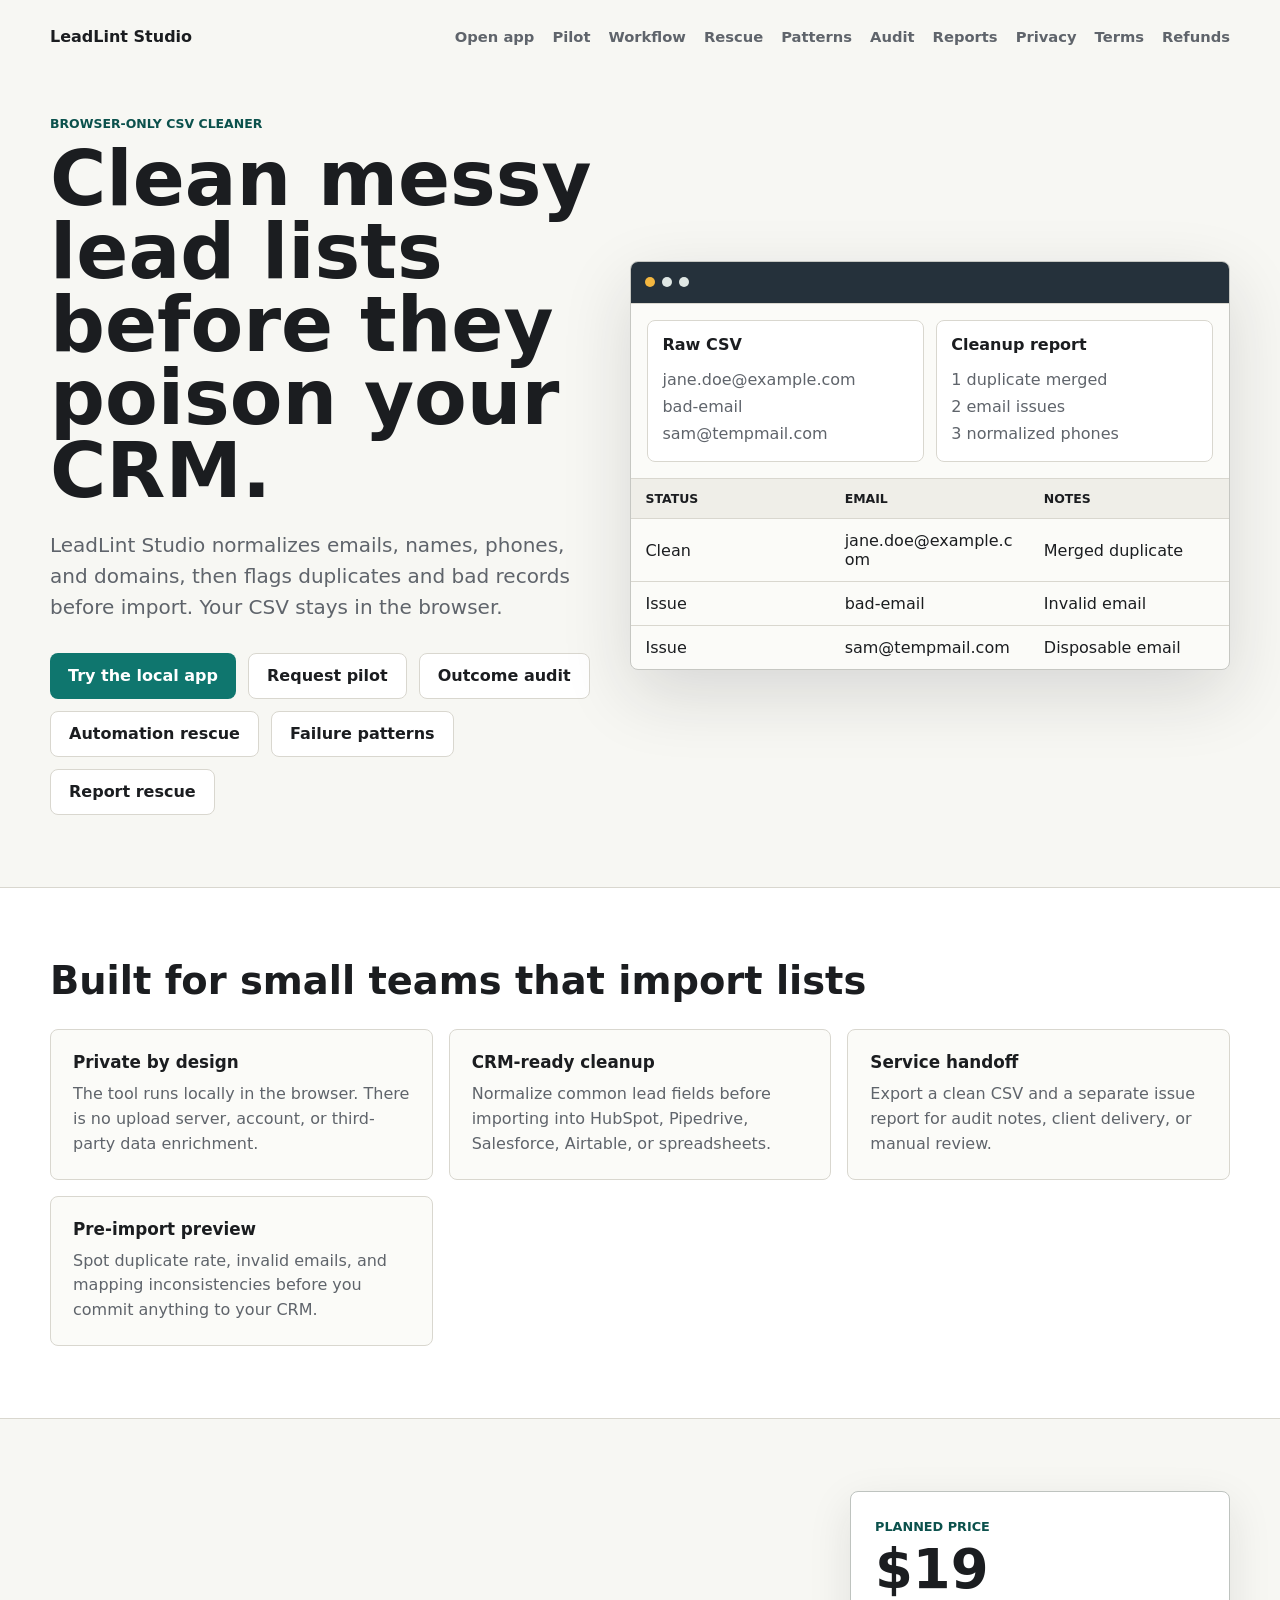
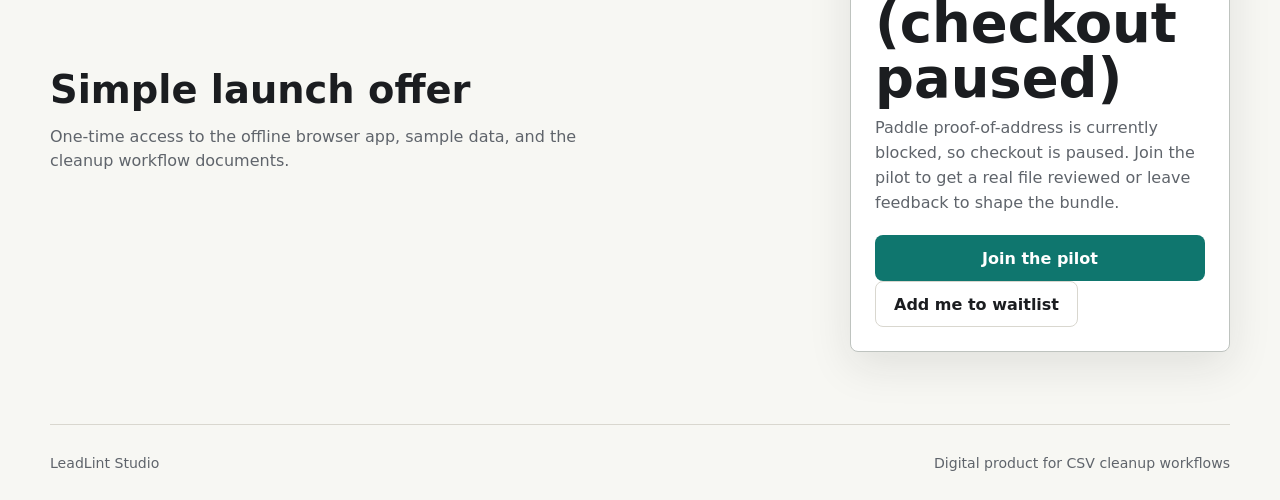
<file: index.html>
﻿<!doctype html>
<html lang="en">
  <head>
    <meta charset="utf-8">
    <meta name="viewport" content="width=device-width, initial-scale=1">
    <title>LeadLint Studio - CSV lead cleanup before CRM import</title>
    <link rel="stylesheet" href="product.css">
  </head>
  <body>
    <header class="site-header">
      <a class="brand" href="index.html">LeadLint Studio</a>
      <nav aria-label="Product">
        <a href="app.html">Open app</a>
        <a href="pilot.html">Pilot</a>
        <a href="workflow-cleanup.html">Workflow</a>
        <a href="reliability-rescue.html">Rescue</a>
        <a href="automation-failure-patterns.html">Patterns</a>
        <a href="outcome-audit.html">Audit</a>
        <a href="weekly-report-rescue.html">Reports</a>
        <a href="privacy.html">Privacy</a>
        <a href="terms.html">Terms</a>
        <a href="refund.html">Refunds</a>
      </nav>
    </header>

    <main>
      <section class="hero">
        <div class="hero-copy">
          <p class="eyebrow">Browser-only CSV cleaner</p>
          <h1>Clean messy lead lists before they poison your CRM.</h1>
          <p class="lede">LeadLint Studio normalizes emails, names, phones, and domains, then flags duplicates and bad records before import. Your CSV stays in the browser.</p>
          <div class="hero-actions">
            <a class="primary-link" href="app.html">Try the local app</a>
            <a class="secondary-link" href="pilot.html">Request pilot</a>
            <a class="secondary-link" href="outcome-audit.html">Outcome audit</a>
            <a class="secondary-link" href="reliability-rescue.html">Automation rescue</a>
            <a class="secondary-link" href="automation-failure-patterns.html">Failure patterns</a>
            <a class="secondary-link" href="weekly-report-rescue.html">Report rescue</a>
          </div>
        </div>
        <div class="product-shot" aria-label="Product preview">
          <div class="shot-top">
            <span></span>
            <span></span>
            <span></span>
          </div>
          <div class="shot-grid">
            <div class="shot-panel">
              <strong>Raw CSV</strong>
              <p>jane.doe@example.com<br>bad-email<br>sam@tempmail.com</p>
            </div>
            <div class="shot-panel">
              <strong>Cleanup report</strong>
              <p>1 duplicate merged<br>2 email issues<br>3 normalized phones</p>
            </div>
          </div>
          <table>
            <tr><th>Status</th><th>Email</th><th>Notes</th></tr>
            <tr><td>Clean</td><td>jane.doe@example.com</td><td>Merged duplicate</td></tr>
            <tr><td>Issue</td><td>bad-email</td><td>Invalid email</td></tr>
            <tr><td>Issue</td><td>sam@tempmail.com</td><td>Disposable email</td></tr>
          </table>
        </div>
      </section>

      <section class="section-band">
        <div class="section-inner">
          <h2>Built for small teams that import lists</h2>
          <div class="feature-grid">
            <article>
              <h3>Private by design</h3>
              <p>The tool runs locally in the browser. There is no upload server, account, or third-party data enrichment.</p>
            </article>
            <article>
              <h3>CRM-ready cleanup</h3>
              <p>Normalize common lead fields before importing into HubSpot, Pipedrive, Salesforce, Airtable, or spreadsheets.</p>
            </article>
            <article>
              <h3>Service handoff</h3>
              <p>Export a clean CSV and a separate issue report for audit notes, client delivery, or manual review.</p>
            </article>
            <article>
              <h3>Pre-import preview</h3>
              <p>Spot duplicate rate, invalid emails, and mapping inconsistencies before you commit anything to your CRM.</p>
            </article>
          </div>
        </div>
      </section>

      <section class="pricing" id="pricing">
        <div class="pricing-copy">
          <h2>Simple launch offer</h2>
          <p>One-time access to the offline browser app, sample data, and the cleanup workflow documents.</p>
        </div>
        <div class="price-card">
          <span class="price-label">Planned price</span>
          <strong>$19 (checkout paused)</strong>
          <p>Paddle proof-of-address is currently blocked, so checkout is paused. Join the pilot to get a real file reviewed or leave feedback to shape the bundle.</p>
          <a class="primary-link" href="pilot.html">Join the pilot</a>
          <a class="secondary-link" href="https://github.com/cloriselvis/cloriselvis.github.io/issues/new?template=waitlist.yml&title=Waitlist%3A%20LeadLint%20Studio%20checkout" target="_blank" rel="noopener">Add me to waitlist</a>
        </div>
      </section>
    </main>

    <footer>
      <span>LeadLint Studio</span>
      <span>Digital product for CSV cleanup workflows</span>
    </footer>
  </body>
</html>
</file>
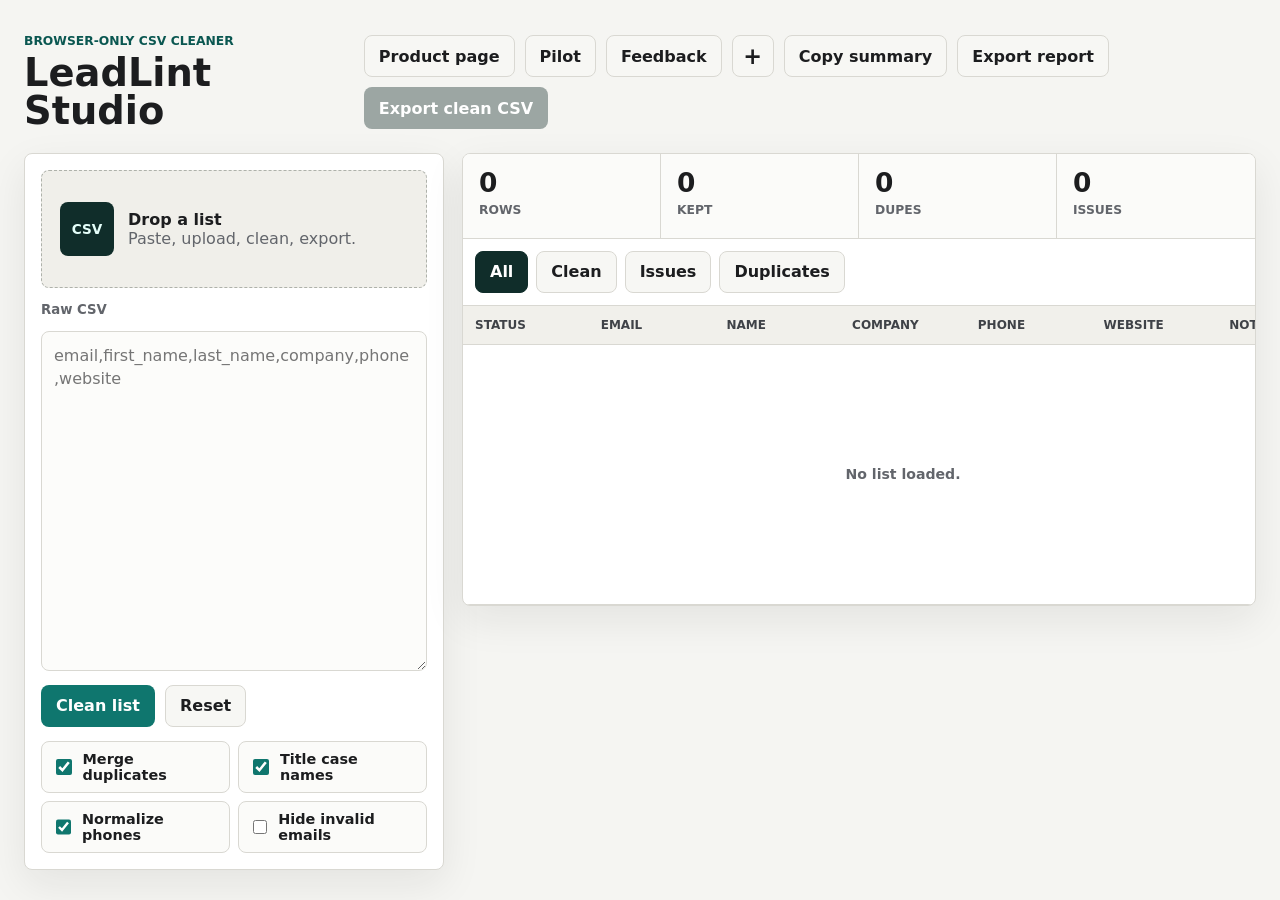
<file: app.html>
<!doctype html>
<html lang="en">
  <head>
    <meta charset="utf-8">
    <meta name="viewport" content="width=device-width, initial-scale=1">
    <title>LeadLint Studio</title>
    <link rel="stylesheet" href="styles.css">
  </head>
  <body>
    <div class="app-shell">
      <header class="topbar">
        <div>
          <p class="eyebrow">Browser-only CSV cleaner</p>
          <h1>LeadLint Studio</h1>
        </div>
        <div class="topbar-actions">
          <a class="topbar-link" href="product-page.html">Product page</a>
          <a class="topbar-link" href="pilot.html">Pilot</a>
          <a class="topbar-link" href="https://github.com/cloriselvis/cloriselvis.github.io/issues/new?template=feedback.yml&title=Feedback%3A%20LeadLint%20Studio" target="_blank" rel="noopener">Feedback</a>
          <button class="icon-button" id="sampleButton" type="button" title="Load sample data" aria-label="Load sample data">
            <span aria-hidden="true">+</span>
          </button>
          <button class="ghost-button" id="summaryButton" type="button" disabled>Copy summary</button>
          <button class="ghost-button" id="reportButton" type="button" disabled>Export report</button>
          <button class="primary-button" id="exportButton" type="button" disabled>Export clean CSV</button>
        </div>
      </header>

      <main class="workspace">
        <section class="input-panel" aria-label="CSV input">
          <div class="dropzone" id="dropzone">
            <input id="fileInput" type="file" accept=".csv,text/csv">
            <div class="dropzone-body">
              <span class="drop-icon" aria-hidden="true">CSV</span>
              <div>
                <h2>Drop a list</h2>
                <p>Paste, upload, clean, export.</p>
              </div>
            </div>
          </div>

          <label class="field-label" for="csvInput">Raw CSV</label>
          <textarea id="csvInput" spellcheck="false" placeholder="email,first_name,last_name,company,phone,website"></textarea>

          <div class="control-row">
            <button class="primary-button" id="cleanButton" type="button">Clean list</button>
            <button class="ghost-button" id="resetButton" type="button">Reset</button>
          </div>

          <div class="options-grid" aria-label="Cleaning options">
            <label class="check-control">
              <input id="mergeDuplicates" type="checkbox" checked>
              <span>Merge duplicates</span>
            </label>
            <label class="check-control">
              <input id="titleCaseNames" type="checkbox" checked>
              <span>Title case names</span>
            </label>
            <label class="check-control">
              <input id="normalizePhones" type="checkbox" checked>
              <span>Normalize phones</span>
            </label>
            <label class="check-control">
              <input id="dropInvalidEmail" type="checkbox">
              <span>Hide invalid emails</span>
            </label>
          </div>
        </section>

        <section class="results-panel" aria-label="Cleaned results">
          <div class="metrics-grid">
            <div class="metric">
              <span class="metric-value" id="rowsMetric">0</span>
              <span class="metric-label">Rows</span>
            </div>
            <div class="metric">
              <span class="metric-value" id="keptMetric">0</span>
              <span class="metric-label">Kept</span>
            </div>
            <div class="metric">
              <span class="metric-value" id="duplicateMetric">0</span>
              <span class="metric-label">Dupes</span>
            </div>
            <div class="metric">
              <span class="metric-value" id="issueMetric">0</span>
              <span class="metric-label">Issues</span>
            </div>
          </div>

          <div class="filter-bar" role="tablist" aria-label="Result filters">
            <button class="filter-button active" type="button" data-filter="all">All</button>
            <button class="filter-button" type="button" data-filter="clean">Clean</button>
            <button class="filter-button" type="button" data-filter="issues">Issues</button>
            <button class="filter-button" type="button" data-filter="duplicates">Duplicates</button>
          </div>

          <div class="table-wrap">
            <table>
              <thead>
                <tr>
                  <th>Status</th>
                  <th>Email</th>
                  <th>Name</th>
                  <th>Company</th>
                  <th>Phone</th>
                  <th>Website</th>
                  <th>Notes</th>
                </tr>
              </thead>
              <tbody id="resultsBody">
                <tr class="empty-row">
                  <td colspan="7">No list loaded.</td>
                </tr>
              </tbody>
            </table>
          </div>
        </section>
      </main>
    </div>

    <script src="src/core.js"></script>
    <script src="src/app.js"></script>
  </body>
</html>
</file>
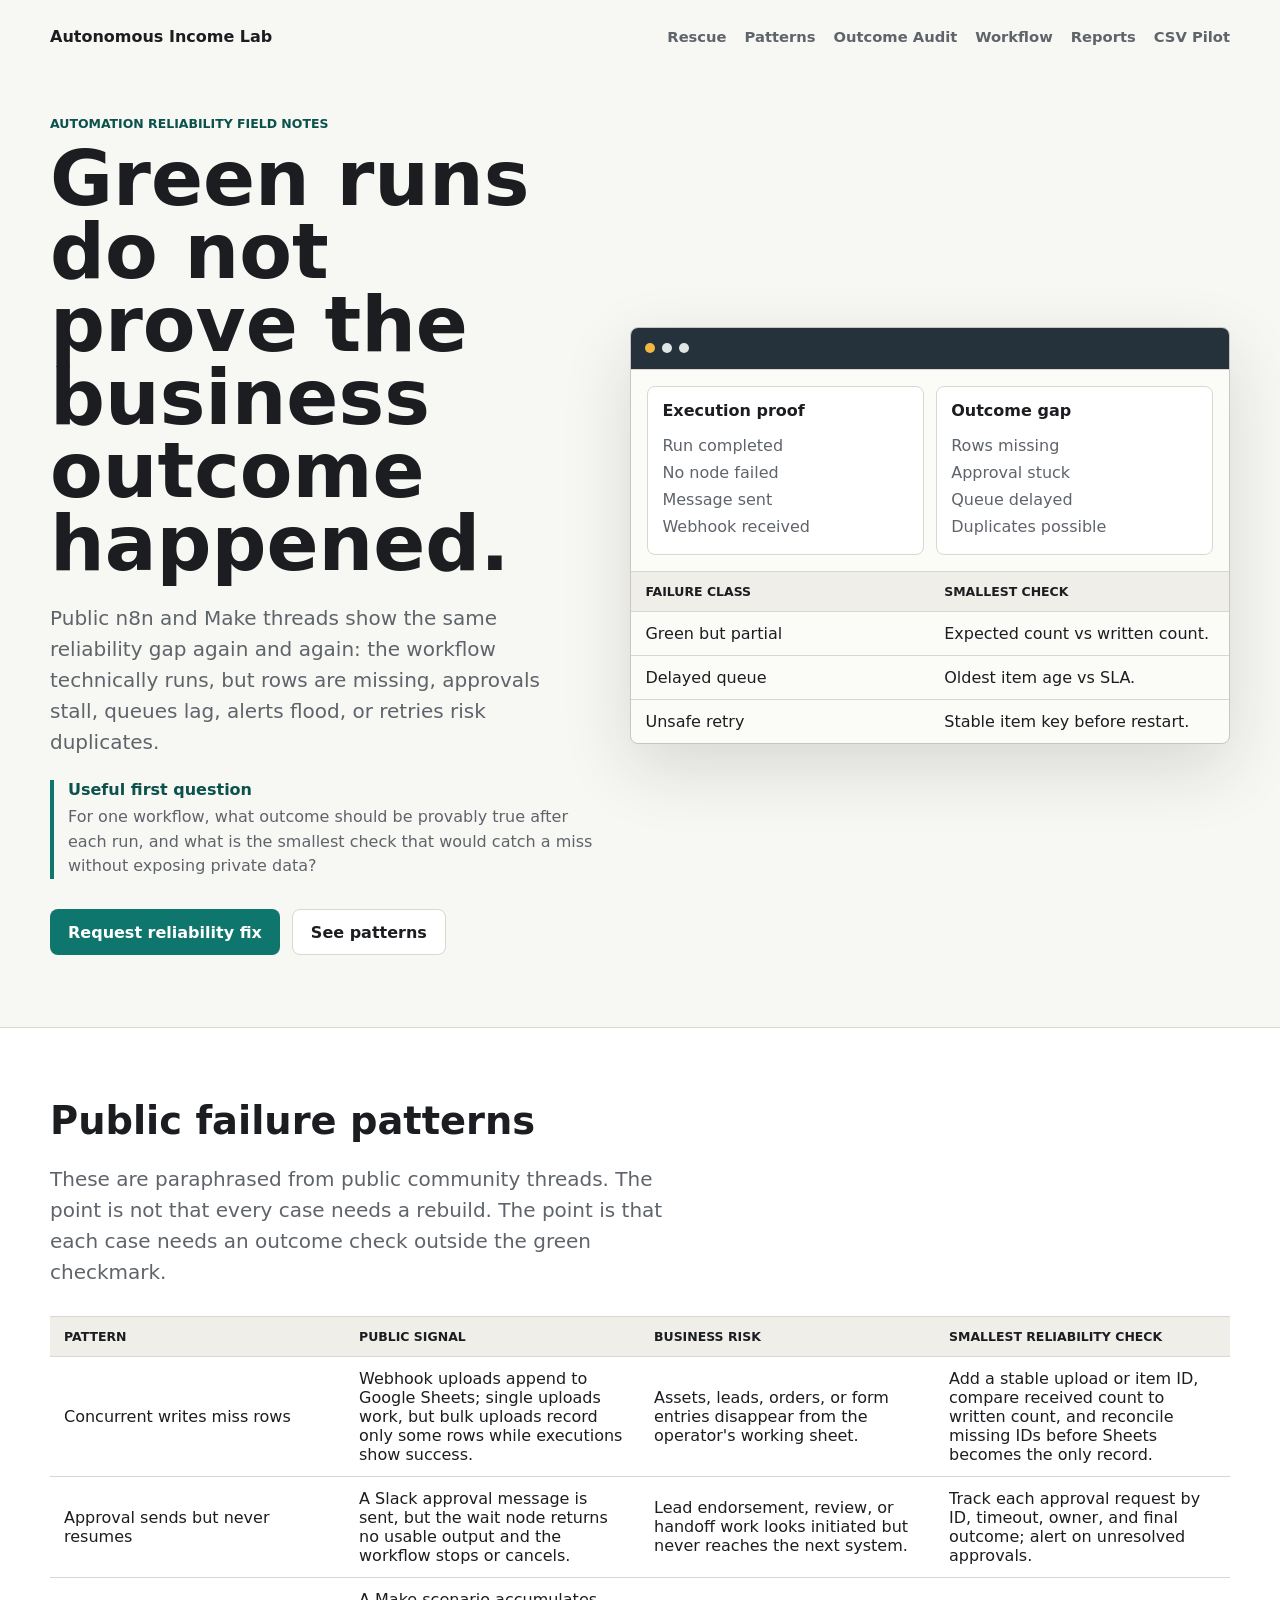
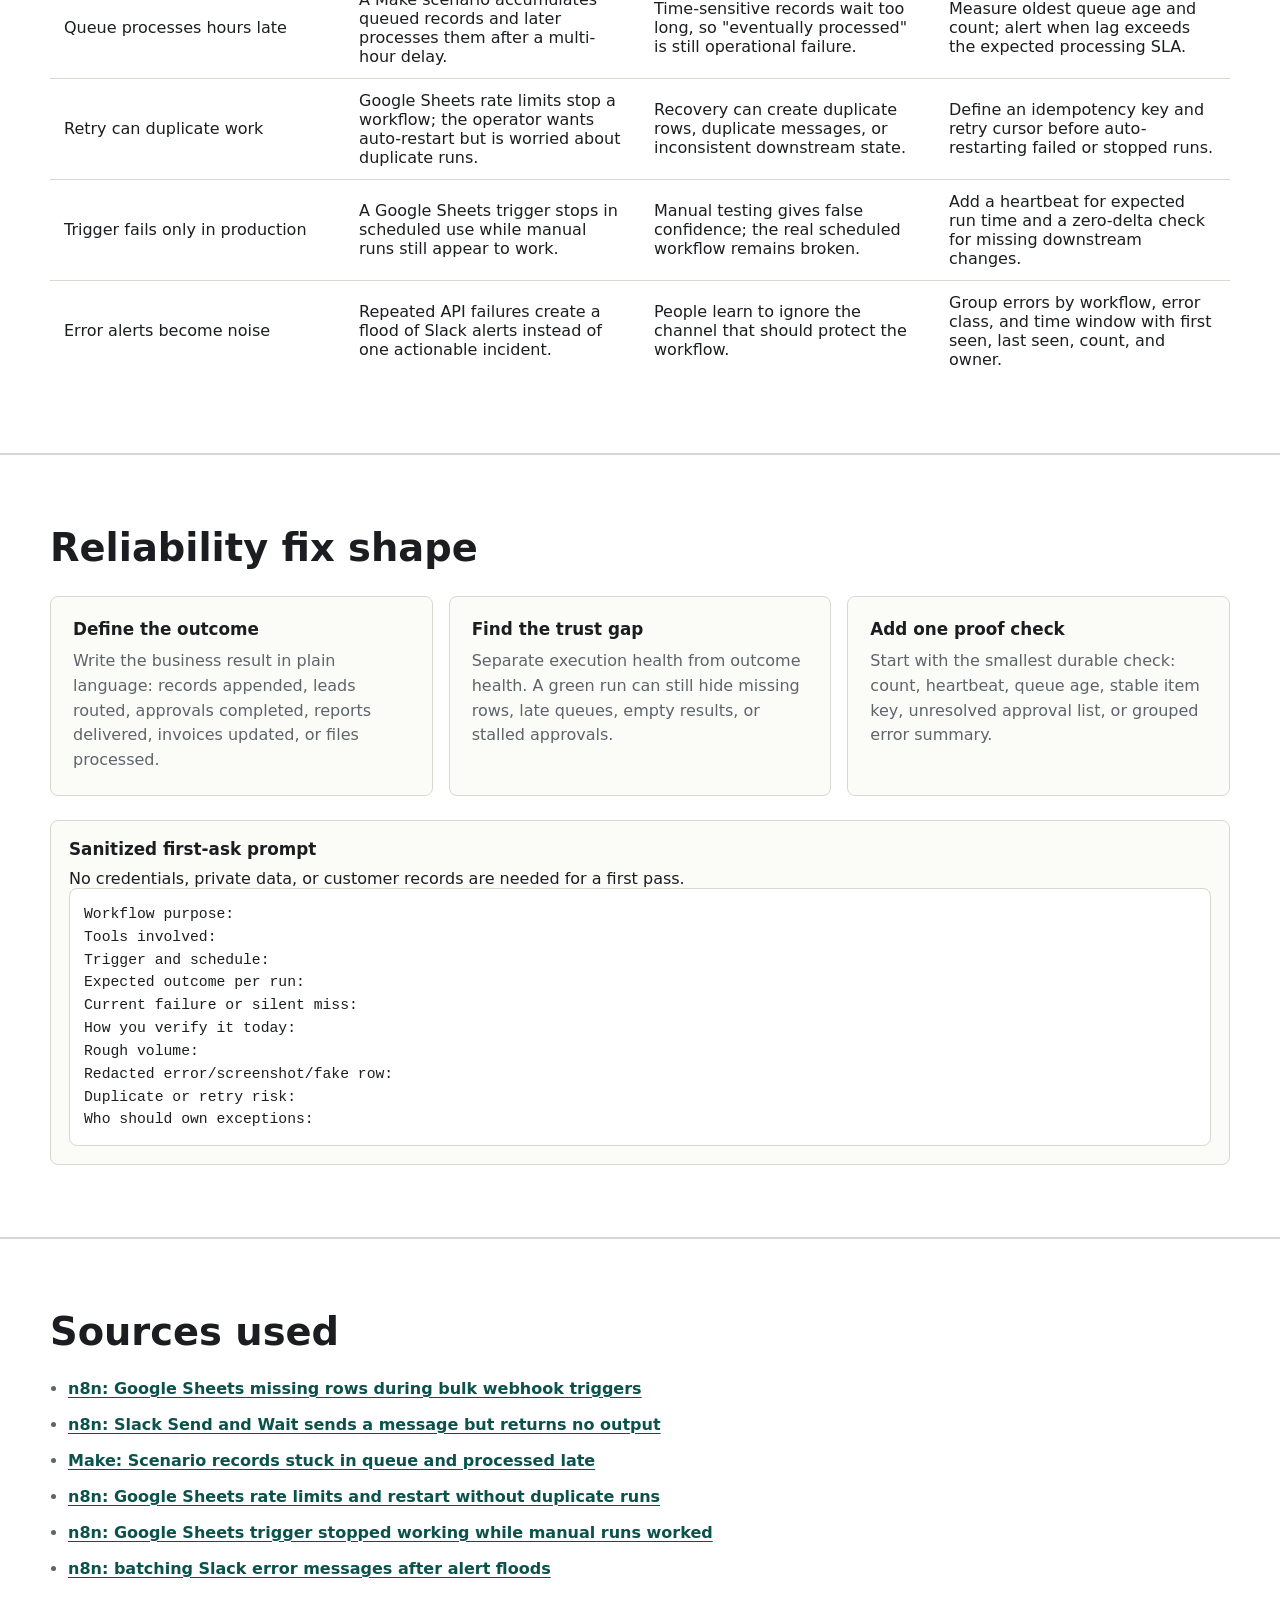
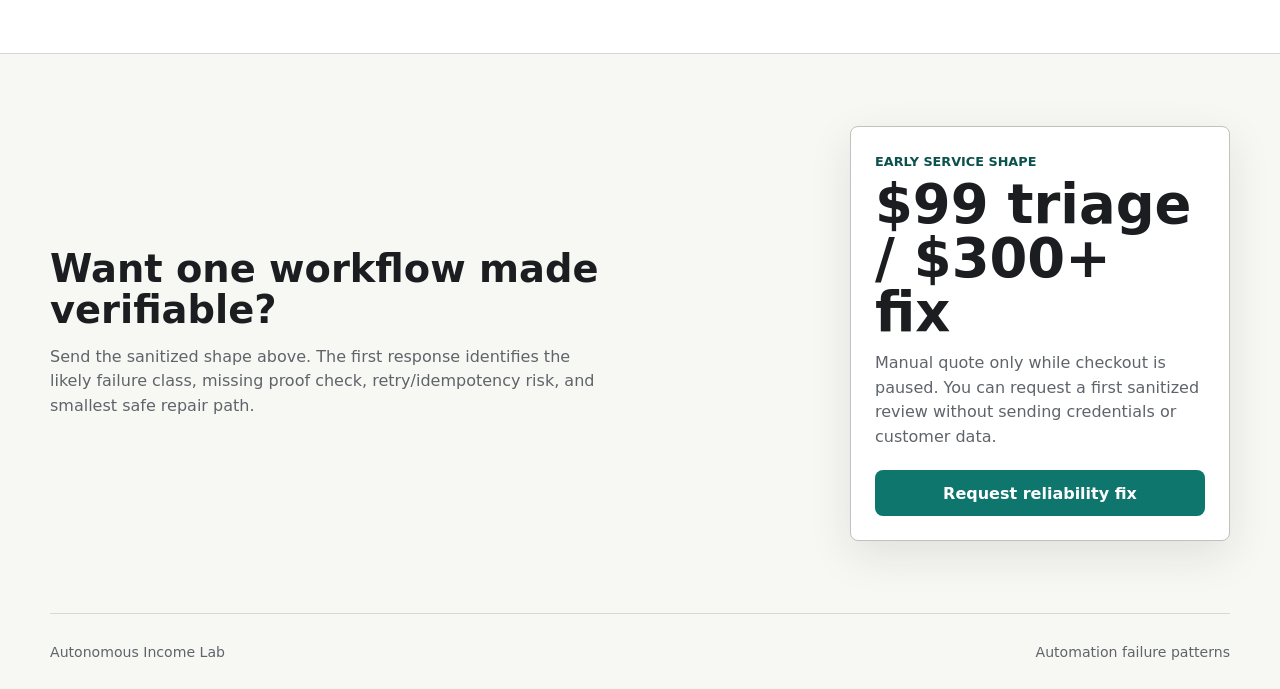
<file: automation-failure-patterns.html>
<!doctype html>
<html lang="en">
  <head>
    <meta charset="utf-8">
    <meta name="viewport" content="width=device-width, initial-scale=1">
    <title>Automation Failure Patterns</title>
    <link rel="stylesheet" href="product.css">
  </head>
  <body>
    <header class="site-header">
      <a class="brand" href="index.html">Autonomous Income Lab</a>
      <nav aria-label="Product">
        <a href="reliability-rescue.html">Rescue</a>
        <a href="automation-failure-patterns.html">Patterns</a>
        <a href="outcome-audit.html">Outcome Audit</a>
        <a href="workflow-cleanup.html">Workflow</a>
        <a href="weekly-report-rescue.html">Reports</a>
        <a href="pilot.html">CSV Pilot</a>
      </nav>
    </header>

    <main>
      <section class="hero pilot-hero">
        <div class="hero-copy">
          <p class="eyebrow">Automation reliability field notes</p>
          <h1>Green runs do not prove the business outcome happened.</h1>
          <p class="lede">Public n8n and Make threads show the same reliability gap again and again: the workflow technically runs, but rows are missing, approvals stall, queues lag, alerts flood, or retries risk duplicates.</p>
          <div class="quick-ask" aria-label="Reliability fix starting point">
            <strong>Useful first question</strong>
            <p>For one workflow, what outcome should be provably true after each run, and what is the smallest check that would catch a miss without exposing private data?</p>
          </div>
          <div class="hero-actions">
            <a class="primary-link" href="reliability-rescue.html">Request reliability fix</a>
            <a class="secondary-link" href="#patterns">See patterns</a>
          </div>
        </div>
        <div class="product-shot" aria-label="Automation failure pattern preview">
          <div class="shot-top">
            <span></span>
            <span></span>
            <span></span>
          </div>
          <div class="shot-grid">
            <div class="shot-panel">
              <strong>Execution proof</strong>
              <p>Run completed<br>No node failed<br>Message sent<br>Webhook received</p>
            </div>
            <div class="shot-panel">
              <strong>Outcome gap</strong>
              <p>Rows missing<br>Approval stuck<br>Queue delayed<br>Duplicates possible</p>
            </div>
          </div>
          <table>
            <tr><th>Failure class</th><th>Smallest check</th></tr>
            <tr><td>Green but partial</td><td>Expected count vs written count.</td></tr>
            <tr><td>Delayed queue</td><td>Oldest item age vs SLA.</td></tr>
            <tr><td>Unsafe retry</td><td>Stable item key before restart.</td></tr>
          </table>
        </div>
      </section>

      <section class="section-band" id="patterns">
        <div class="section-inner">
          <h2>Public failure patterns</h2>
          <p class="lede">These are paraphrased from public community threads. The point is not that every case needs a rebuild. The point is that each case needs an outcome check outside the green checkmark.</p>
          <table class="pattern-table">
            <tr>
              <th>Pattern</th>
              <th>Public signal</th>
              <th>Business risk</th>
              <th>Smallest reliability check</th>
            </tr>
            <tr>
              <td>Concurrent writes miss rows</td>
              <td>Webhook uploads append to Google Sheets; single uploads work, but bulk uploads record only some rows while executions show success.</td>
              <td>Assets, leads, orders, or form entries disappear from the operator's working sheet.</td>
              <td>Add a stable upload or item ID, compare received count to written count, and reconcile missing IDs before Sheets becomes the only record.</td>
            </tr>
            <tr>
              <td>Approval sends but never resumes</td>
              <td>A Slack approval message is sent, but the wait node returns no usable output and the workflow stops or cancels.</td>
              <td>Lead endorsement, review, or handoff work looks initiated but never reaches the next system.</td>
              <td>Track each approval request by ID, timeout, owner, and final outcome; alert on unresolved approvals.</td>
            </tr>
            <tr>
              <td>Queue processes hours late</td>
              <td>A Make scenario accumulates queued records and later processes them after a multi-hour delay.</td>
              <td>Time-sensitive records wait too long, so "eventually processed" is still operational failure.</td>
              <td>Measure oldest queue age and count; alert when lag exceeds the expected processing SLA.</td>
            </tr>
            <tr>
              <td>Retry can duplicate work</td>
              <td>Google Sheets rate limits stop a workflow; the operator wants auto-restart but is worried about duplicate runs.</td>
              <td>Recovery can create duplicate rows, duplicate messages, or inconsistent downstream state.</td>
              <td>Define an idempotency key and retry cursor before auto-restarting failed or stopped runs.</td>
            </tr>
            <tr>
              <td>Trigger fails only in production</td>
              <td>A Google Sheets trigger stops in scheduled use while manual runs still appear to work.</td>
              <td>Manual testing gives false confidence; the real scheduled workflow remains broken.</td>
              <td>Add a heartbeat for expected run time and a zero-delta check for missing downstream changes.</td>
            </tr>
            <tr>
              <td>Error alerts become noise</td>
              <td>Repeated API failures create a flood of Slack alerts instead of one actionable incident.</td>
              <td>People learn to ignore the channel that should protect the workflow.</td>
              <td>Group errors by workflow, error class, and time window with first seen, last seen, count, and owner.</td>
            </tr>
          </table>
        </div>
      </section>

      <section class="section-band">
        <div class="section-inner">
          <h2>Reliability fix shape</h2>
          <div class="feature-grid">
            <article>
              <h3>Define the outcome</h3>
              <p>Write the business result in plain language: records appended, leads routed, approvals completed, reports delivered, invoices updated, or files processed.</p>
            </article>
            <article>
              <h3>Find the trust gap</h3>
              <p>Separate execution health from outcome health. A green run can still hide missing rows, late queues, empty results, or stalled approvals.</p>
            </article>
            <article>
              <h3>Add one proof check</h3>
              <p>Start with the smallest durable check: count, heartbeat, queue age, stable item key, unresolved approval list, or grouped error summary.</p>
            </article>
          </div>
          <div class="template-block" role="note" aria-label="Sanitized workflow reliability prompt">
            <h3>Sanitized first-ask prompt</h3>
            <p>No credentials, private data, or customer records are needed for a first pass.</p>
            <pre>Workflow purpose:
Tools involved:
Trigger and schedule:
Expected outcome per run:
Current failure or silent miss:
How you verify it today:
Rough volume:
Redacted error/screenshot/fake row:
Duplicate or retry risk:
Who should own exceptions:</pre>
          </div>
        </div>
      </section>

      <section class="section-band">
        <div class="section-inner">
          <h2>Sources used</h2>
          <ul class="source-list">
            <li><a href="https://community.n8n.io/t/google-sheets-missing-rows-race-condition-during-bulk-webhook-triggers/295991" target="_blank" rel="noopener">n8n: Google Sheets missing rows during bulk webhook triggers</a></li>
            <li><a href="https://community.n8n.io/t/slack-send-and-wait-for-response-node-sends-message-but-returns-no-output-workflow-stops/285371" target="_blank" rel="noopener">n8n: Slack Send and Wait sends a message but returns no output</a></li>
            <li><a href="https://community.make.com/t/scenario-wont-run-the-records-in-queue/90639" target="_blank" rel="noopener">Make: Scenario records stuck in queue and processed late</a></li>
            <li><a href="https://community.n8n.io/t/n8n-workflow-stopping-repeatly/242036" target="_blank" rel="noopener">n8n: Google Sheets rate limits and restart without duplicate runs</a></li>
            <li><a href="https://community.n8n.io/t/google-sheet-trigger-stopped-working-503-error/36112" target="_blank" rel="noopener">n8n: Google Sheets trigger stopped working while manual runs worked</a></li>
            <li><a href="https://community.n8n.io/t/batch-slack-error-messages/7353" target="_blank" rel="noopener">n8n: batching Slack error messages after alert floods</a></li>
          </ul>
        </div>
      </section>

      <section class="pricing" id="reliability-fix">
        <div class="pricing-copy">
          <h2>Want one workflow made verifiable?</h2>
          <p>Send the sanitized shape above. The first response identifies the likely failure class, missing proof check, retry/idempotency risk, and smallest safe repair path.</p>
        </div>
        <div class="price-card">
          <span class="price-label">Early service shape</span>
          <strong>$99 triage / $300+ fix</strong>
          <p>Manual quote only while checkout is paused. You can request a first sanitized review without sending credentials or customer data.</p>
          <a class="primary-link" href="https://github.com/cloriselvis/cloriselvis.github.io/issues/new?template=reliability-rescue.yml&title=Automation%20reliability%20rescue%20request" target="_blank" rel="noopener">Request reliability fix</a>
        </div>
      </section>
    </main>

    <footer>
      <span>Autonomous Income Lab</span>
      <span>Automation failure patterns</span>
    </footer>
  </body>
</html>
</file>
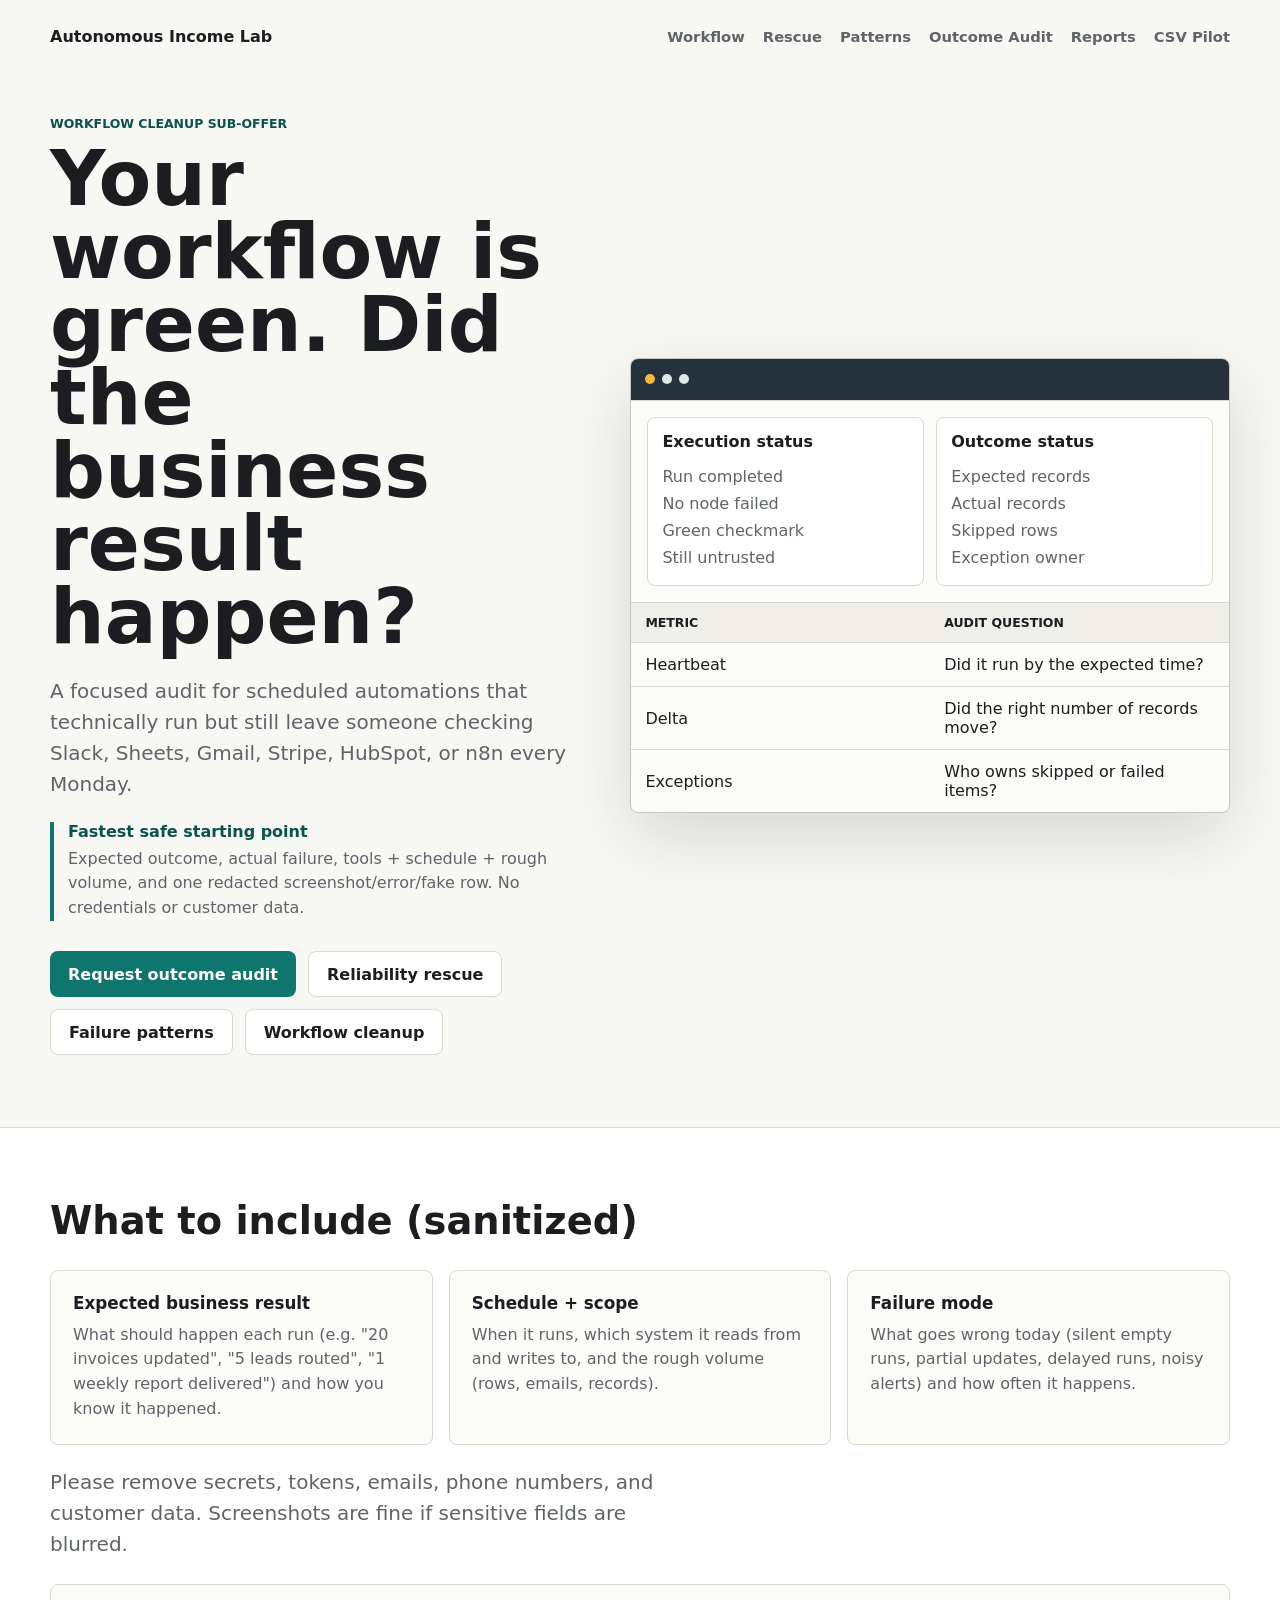
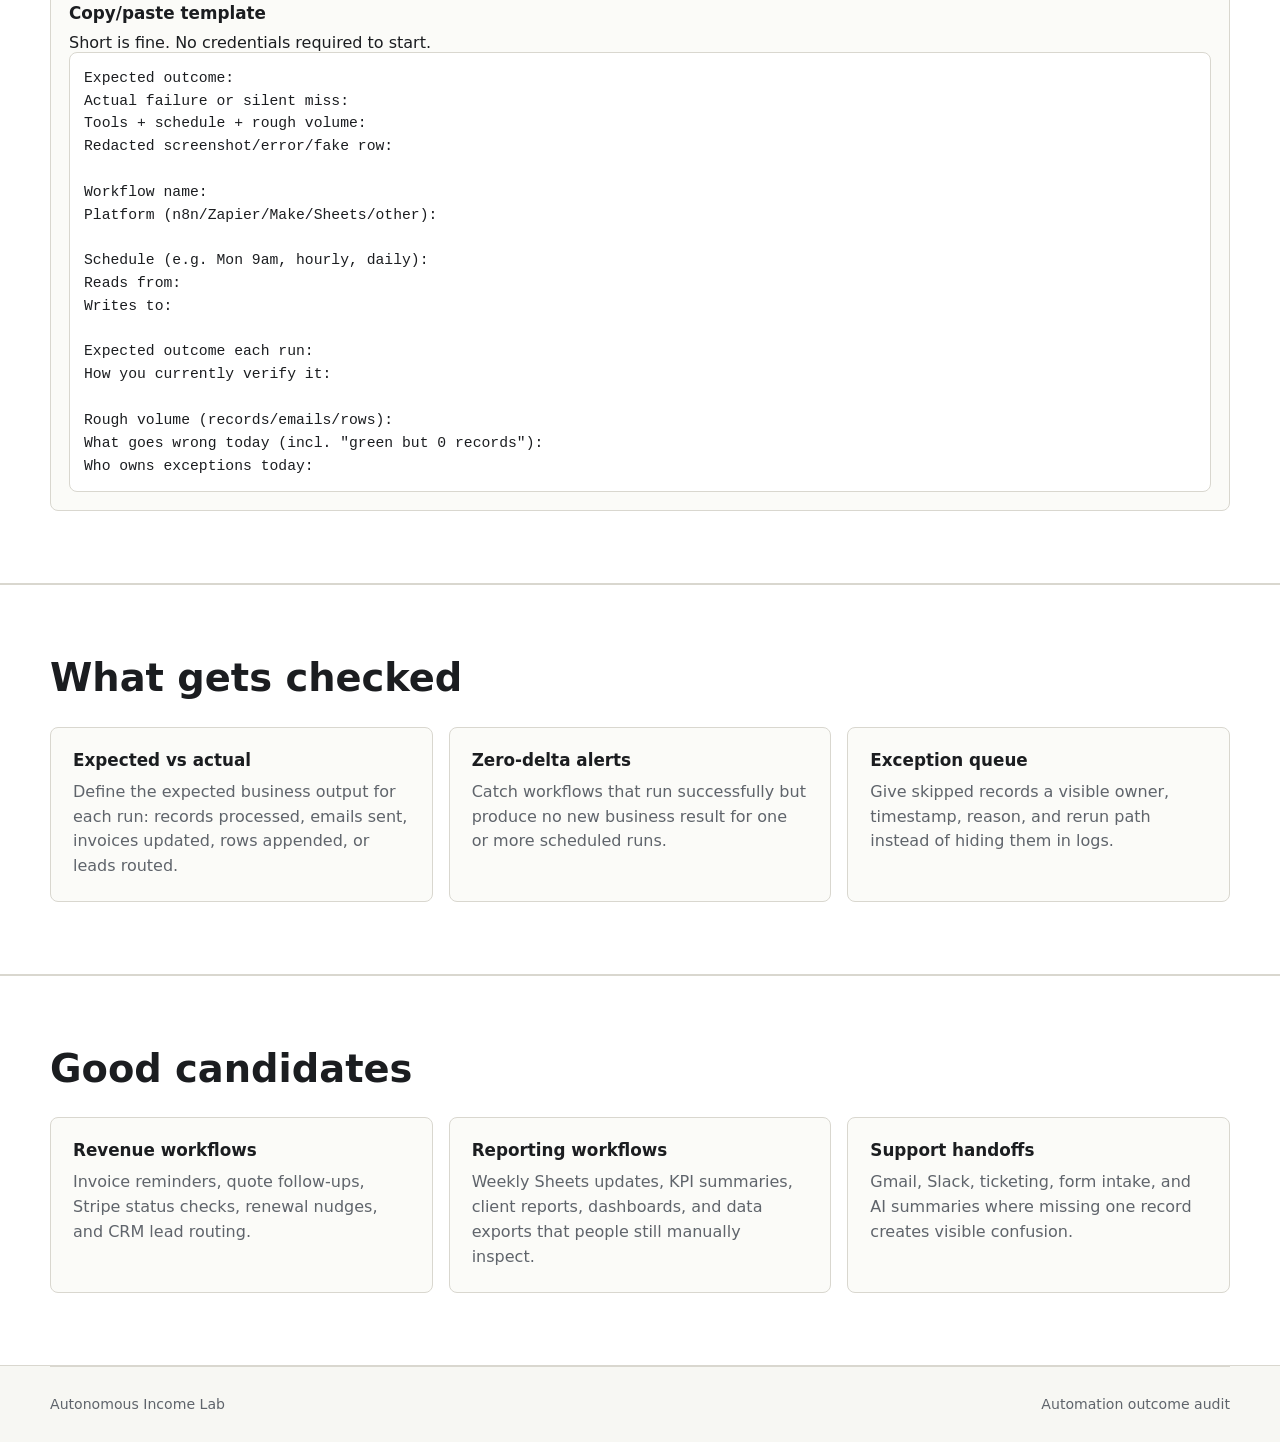
<file: outcome-audit.html>
<!doctype html>
<html lang="en">
  <head>
    <meta charset="utf-8">
    <meta name="viewport" content="width=device-width, initial-scale=1">
    <title>Automation Outcome Audit</title>
    <link rel="stylesheet" href="product.css">
  </head>
  <body>
    <header class="site-header">
      <a class="brand" href="index.html">Autonomous Income Lab</a>
      <nav aria-label="Product">
        <a href="workflow-cleanup.html">Workflow</a>
        <a href="reliability-rescue.html">Rescue</a>
        <a href="automation-failure-patterns.html">Patterns</a>
        <a href="outcome-audit.html">Outcome Audit</a>
        <a href="weekly-report-rescue.html">Reports</a>
        <a href="pilot.html">CSV Pilot</a>
      </nav>
    </header>

    <main>
      <section class="hero pilot-hero">
        <div class="hero-copy">
          <p class="eyebrow">Workflow cleanup sub-offer</p>
          <h1>Your workflow is green. Did the business result happen?</h1>
          <p class="lede">A focused audit for scheduled automations that technically run but still leave someone checking Slack, Sheets, Gmail, Stripe, HubSpot, or n8n every Monday.</p>
          <div class="quick-ask" aria-label="Fast sanitized starting point">
            <strong>Fastest safe starting point</strong>
            <p>Expected outcome, actual failure, tools + schedule + rough volume, and one redacted screenshot/error/fake row. No credentials or customer data.</p>
          </div>
          <div class="hero-actions">
            <a class="primary-link" href="https://github.com/cloriselvis/cloriselvis.github.io/issues/new?template=outcome-audit.yml&title=Automation%20outcome%20audit%20request" rel="noopener">Request outcome audit</a>
            <a class="secondary-link" href="reliability-rescue.html">Reliability rescue</a>
            <a class="secondary-link" href="automation-failure-patterns.html">Failure patterns</a>
            <a class="secondary-link" href="workflow-cleanup.html">Workflow cleanup</a>
          </div>
        </div>
        <div class="product-shot" aria-label="Automation outcome audit preview">
          <div class="shot-top">
            <span></span>
            <span></span>
            <span></span>
          </div>
          <div class="shot-grid">
            <div class="shot-panel">
              <strong>Execution status</strong>
              <p>Run completed<br>No node failed<br>Green checkmark<br>Still untrusted</p>
            </div>
            <div class="shot-panel">
              <strong>Outcome status</strong>
              <p>Expected records<br>Actual records<br>Skipped rows<br>Exception owner</p>
            </div>
          </div>
          <table>
            <tr><th>Metric</th><th>Audit question</th></tr>
            <tr><td>Heartbeat</td><td>Did it run by the expected time?</td></tr>
            <tr><td>Delta</td><td>Did the right number of records move?</td></tr>
            <tr><td>Exceptions</td><td>Who owns skipped or failed items?</td></tr>
          </table>
        </div>
      </section>

      <section class="section-band">
        <div class="section-inner">
          <h2>What to include (sanitized)</h2>
          <div class="feature-grid">
            <article>
              <h3>Expected business result</h3>
              <p>What should happen each run (e.g. "20 invoices updated", "5 leads routed", "1 weekly report delivered") and how you know it happened.</p>
            </article>
            <article>
              <h3>Schedule + scope</h3>
              <p>When it runs, which system it reads from and writes to, and the rough volume (rows, emails, records).</p>
            </article>
            <article>
              <h3>Failure mode</h3>
              <p>What goes wrong today (silent empty runs, partial updates, delayed runs, noisy alerts) and how often it happens.</p>
            </article>
          </div>
          <p class="lede">Please remove secrets, tokens, emails, phone numbers, and customer data. Screenshots are fine if sensitive fields are blurred.</p>

          <div class="template-block" role="note" aria-label="Sanitized intake template">
            <h3>Copy/paste template</h3>
            <p>Short is fine. No credentials required to start.</p>
            <pre>Expected outcome:
Actual failure or silent miss:
Tools + schedule + rough volume:
Redacted screenshot/error/fake row:

Workflow name:
Platform (n8n/Zapier/Make/Sheets/other):

Schedule (e.g. Mon 9am, hourly, daily):
Reads from:
Writes to:

Expected outcome each run:
How you currently verify it:

Rough volume (records/emails/rows):
What goes wrong today (incl. "green but 0 records"):
Who owns exceptions today:</pre>
          </div>
        </div>
      </section>

      <section class="section-band">
        <div class="section-inner">
          <h2>What gets checked</h2>
          <div class="feature-grid">
            <article>
              <h3>Expected vs actual</h3>
              <p>Define the expected business output for each run: records processed, emails sent, invoices updated, rows appended, or leads routed.</p>
            </article>
            <article>
              <h3>Zero-delta alerts</h3>
              <p>Catch workflows that run successfully but produce no new business result for one or more scheduled runs.</p>
            </article>
            <article>
              <h3>Exception queue</h3>
              <p>Give skipped records a visible owner, timestamp, reason, and rerun path instead of hiding them in logs.</p>
            </article>
          </div>
        </div>
      </section>

      <section class="section-band">
        <div class="section-inner">
          <h2>Good candidates</h2>
          <div class="feature-grid">
            <article>
              <h3>Revenue workflows</h3>
              <p>Invoice reminders, quote follow-ups, Stripe status checks, renewal nudges, and CRM lead routing.</p>
            </article>
            <article>
              <h3>Reporting workflows</h3>
              <p>Weekly Sheets updates, KPI summaries, client reports, dashboards, and data exports that people still manually inspect.</p>
            </article>
            <article>
              <h3>Support handoffs</h3>
              <p>Gmail, Slack, ticketing, form intake, and AI summaries where missing one record creates visible confusion.</p>
            </article>
          </div>
        </div>
      </section>
    </main>

    <footer>
      <span>Autonomous Income Lab</span>
      <span>Automation outcome audit</span>
    </footer>
  </body>
</html>
</file>
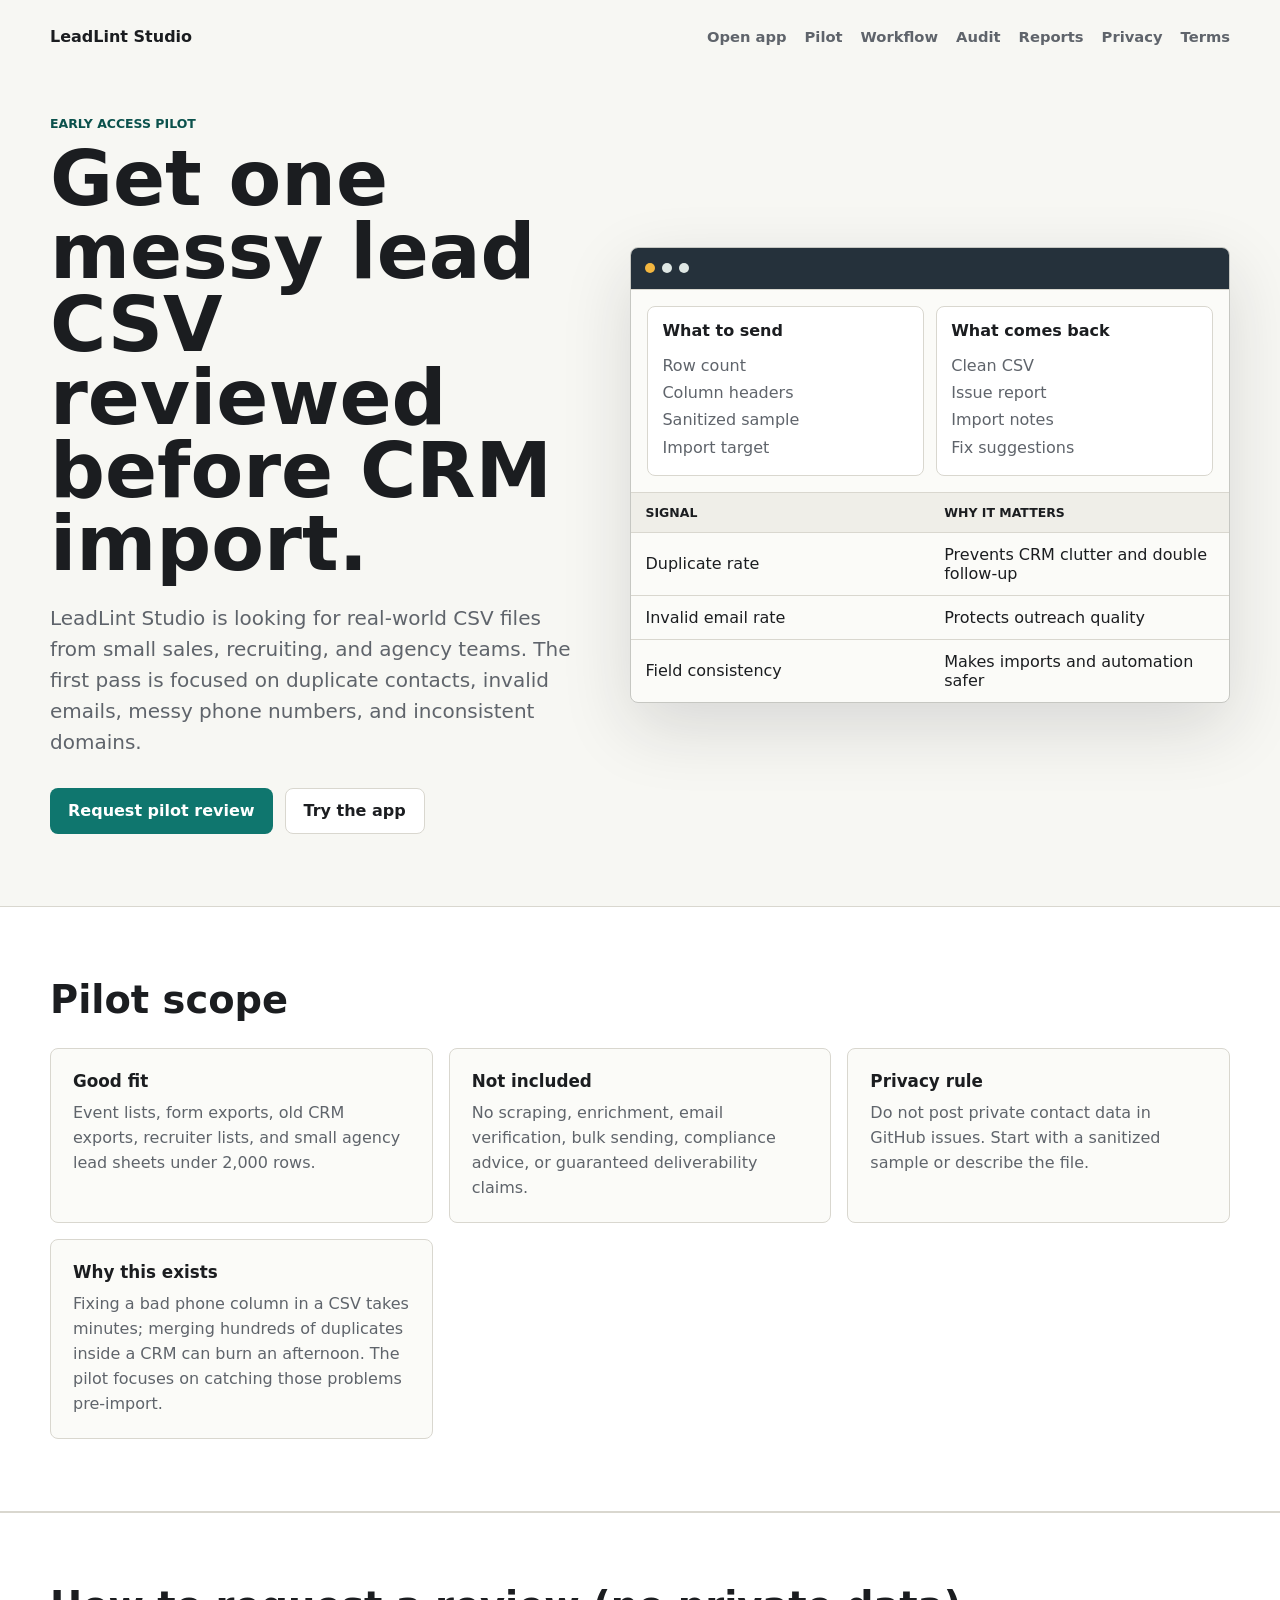
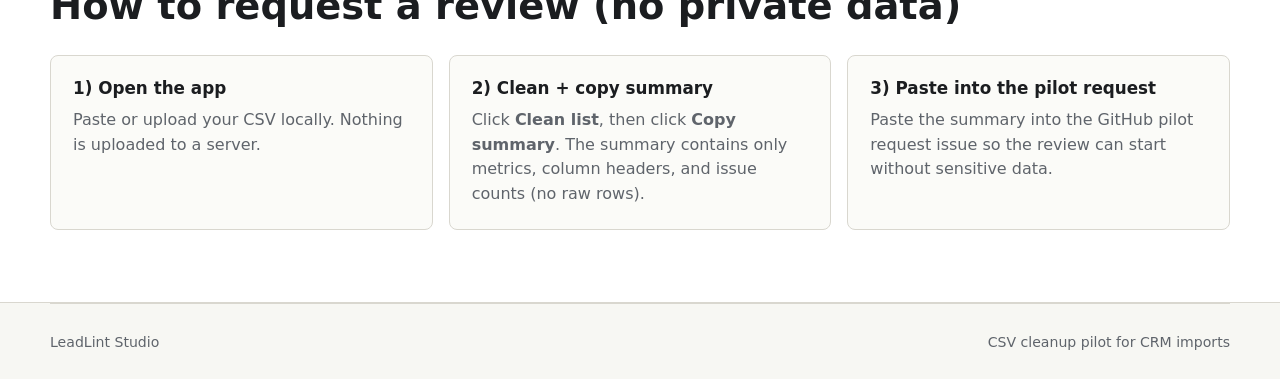
<file: pilot.html>
﻿<!doctype html>
<html lang="en">
  <head>
    <meta charset="utf-8">
    <meta name="viewport" content="width=device-width, initial-scale=1">
    <title>LeadLint Studio Pilot</title>
    <link rel="stylesheet" href="product.css">
  </head>
  <body>
    <header class="site-header">
      <a class="brand" href="app.html">LeadLint Studio</a>
      <nav aria-label="Product">
        <a href="app.html">Open app</a>
        <a href="pilot.html">Pilot</a>
        <a href="workflow-cleanup.html">Workflow</a>
        <a href="outcome-audit.html">Audit</a>
        <a href="weekly-report-rescue.html">Reports</a>
        <a href="privacy.html">Privacy</a>
        <a href="terms.html">Terms</a>
      </nav>
    </header>

    <main>
      <section class="hero pilot-hero">
        <div class="hero-copy">
          <p class="eyebrow">Early access pilot</p>
          <h1>Get one messy lead CSV reviewed before CRM import.</h1>
          <p class="lede">LeadLint Studio is looking for real-world CSV files from small sales, recruiting, and agency teams. The first pass is focused on duplicate contacts, invalid emails, messy phone numbers, and inconsistent domains.</p>
          <div class="hero-actions">
            <a class="primary-link" href="https://github.com/cloriselvis/cloriselvis.github.io/issues/new?template=pilot-request.yml&title=Pilot%20request%3A%20LeadLint%20CSV%20cleanup" rel="noopener">Request pilot review</a>
            <a class="secondary-link" href="app.html">Try the app</a>
          </div>
        </div>
        <div class="product-shot" aria-label="Pilot workflow preview">
          <div class="shot-top">
            <span></span>
            <span></span>
            <span></span>
          </div>
          <div class="shot-grid">
            <div class="shot-panel">
              <strong>What to send</strong>
              <p>Row count<br>Column headers<br>Sanitized sample<br>Import target</p>
            </div>
            <div class="shot-panel">
              <strong>What comes back</strong>
              <p>Clean CSV<br>Issue report<br>Import notes<br>Fix suggestions</p>
            </div>
          </div>
          <table>
            <tr><th>Signal</th><th>Why it matters</th></tr>
            <tr><td>Duplicate rate</td><td>Prevents CRM clutter and double follow-up</td></tr>
            <tr><td>Invalid email rate</td><td>Protects outreach quality</td></tr>
            <tr><td>Field consistency</td><td>Makes imports and automation safer</td></tr>
          </table>
        </div>
      </section>

      <section class="section-band">
        <div class="section-inner">
          <h2>Pilot scope</h2>
          <div class="feature-grid">
            <article>
              <h3>Good fit</h3>
              <p>Event lists, form exports, old CRM exports, recruiter lists, and small agency lead sheets under 2,000 rows.</p>
            </article>
            <article>
              <h3>Not included</h3>
              <p>No scraping, enrichment, email verification, bulk sending, compliance advice, or guaranteed deliverability claims.</p>
            </article>
            <article>
              <h3>Privacy rule</h3>
              <p>Do not post private contact data in GitHub issues. Start with a sanitized sample or describe the file.</p>
            </article>
            <article>
              <h3>Why this exists</h3>
              <p>Fixing a bad phone column in a CSV takes minutes; merging hundreds of duplicates inside a CRM can burn an afternoon. The pilot focuses on catching those problems pre-import.</p>
            </article>
          </div>
        </div>
      </section>

      <section class="section-band">
        <div class="section-inner">
          <h2>How to request a review (no private data)</h2>
          <div class="feature-grid">
            <article>
              <h3>1) Open the app</h3>
              <p>Paste or upload your CSV locally. Nothing is uploaded to a server.</p>
            </article>
            <article>
              <h3>2) Clean + copy summary</h3>
              <p>Click <strong>Clean list</strong>, then click <strong>Copy summary</strong>. The summary contains only metrics, column headers, and issue counts (no raw rows).</p>
            </article>
            <article>
              <h3>3) Paste into the pilot request</h3>
              <p>Paste the summary into the GitHub pilot request issue so the review can start without sensitive data.</p>
            </article>
          </div>
        </div>
      </section>
    </main>

    <footer>
      <span>LeadLint Studio</span>
      <span>CSV cleanup pilot for CRM imports</span>
    </footer>
  </body>
</html>
</file>
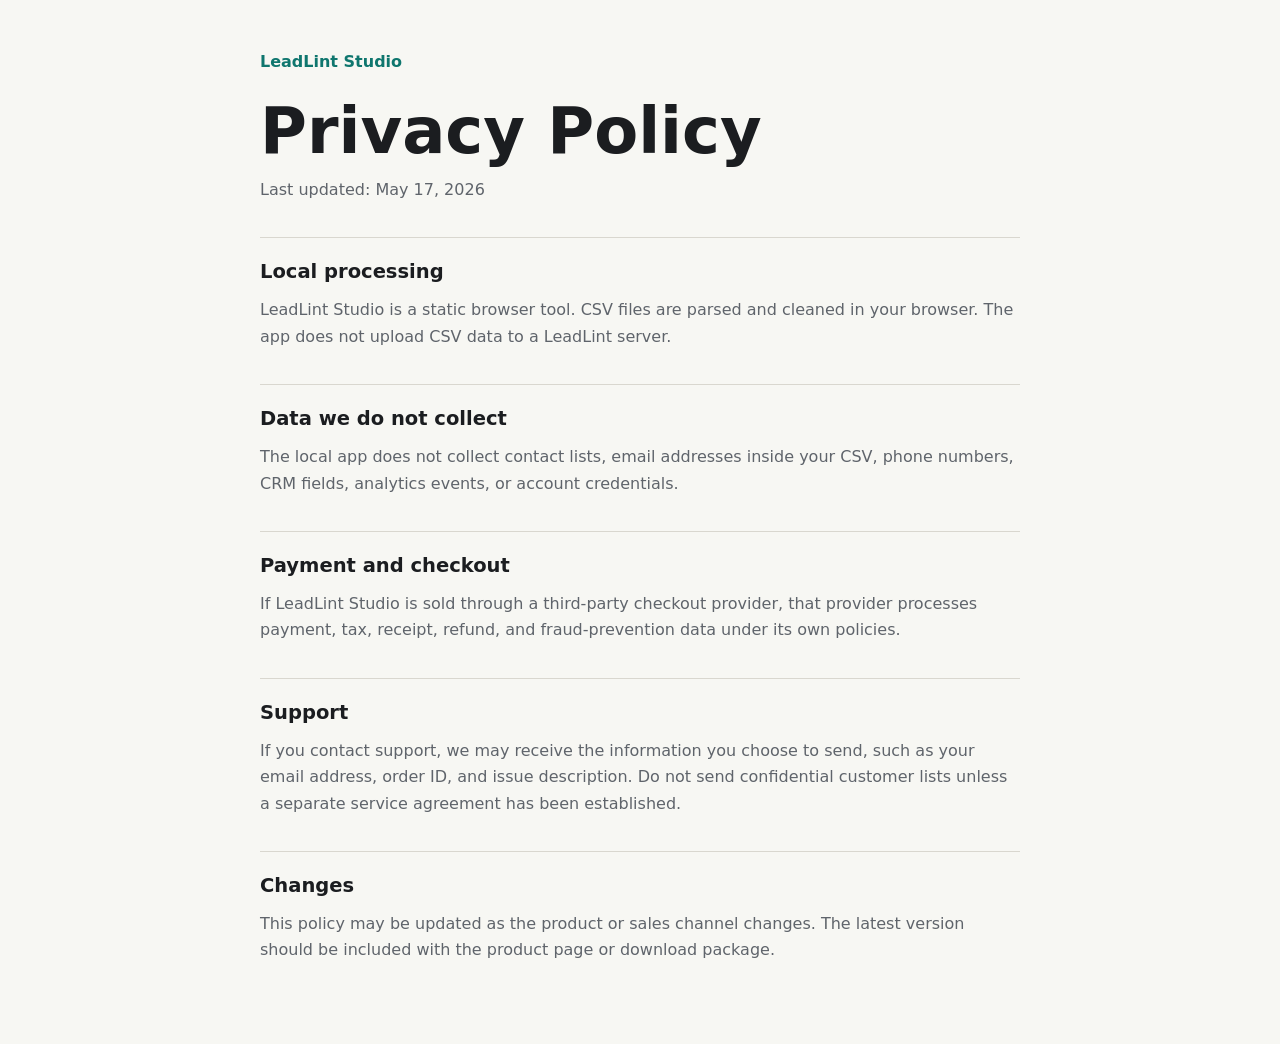
<file: privacy.html>
﻿<!doctype html>
<html lang="en">
  <head>
    <meta charset="utf-8">
    <meta name="viewport" content="width=device-width, initial-scale=1">
    <title>Privacy Policy - LeadLint Studio</title>
    <link rel="stylesheet" href="policy.css">
  </head>
  <body>
    <main>
      <a href="index.html">LeadLint Studio</a>
      <h1>Privacy Policy</h1>
      <p>Last updated: May 17, 2026</p>

      <h2>Local processing</h2>
      <p>LeadLint Studio is a static browser tool. CSV files are parsed and cleaned in your browser. The app does not upload CSV data to a LeadLint server.</p>

      <h2>Data we do not collect</h2>
      <p>The local app does not collect contact lists, email addresses inside your CSV, phone numbers, CRM fields, analytics events, or account credentials.</p>

      <h2>Payment and checkout</h2>
      <p>If LeadLint Studio is sold through a third-party checkout provider, that provider processes payment, tax, receipt, refund, and fraud-prevention data under its own policies.</p>

      <h2>Support</h2>
      <p>If you contact support, we may receive the information you choose to send, such as your email address, order ID, and issue description. Do not send confidential customer lists unless a separate service agreement has been established.</p>

      <h2>Changes</h2>
      <p>This policy may be updated as the product or sales channel changes. The latest version should be included with the product page or download package.</p>
    </main>
  </body>
</html>
</file>
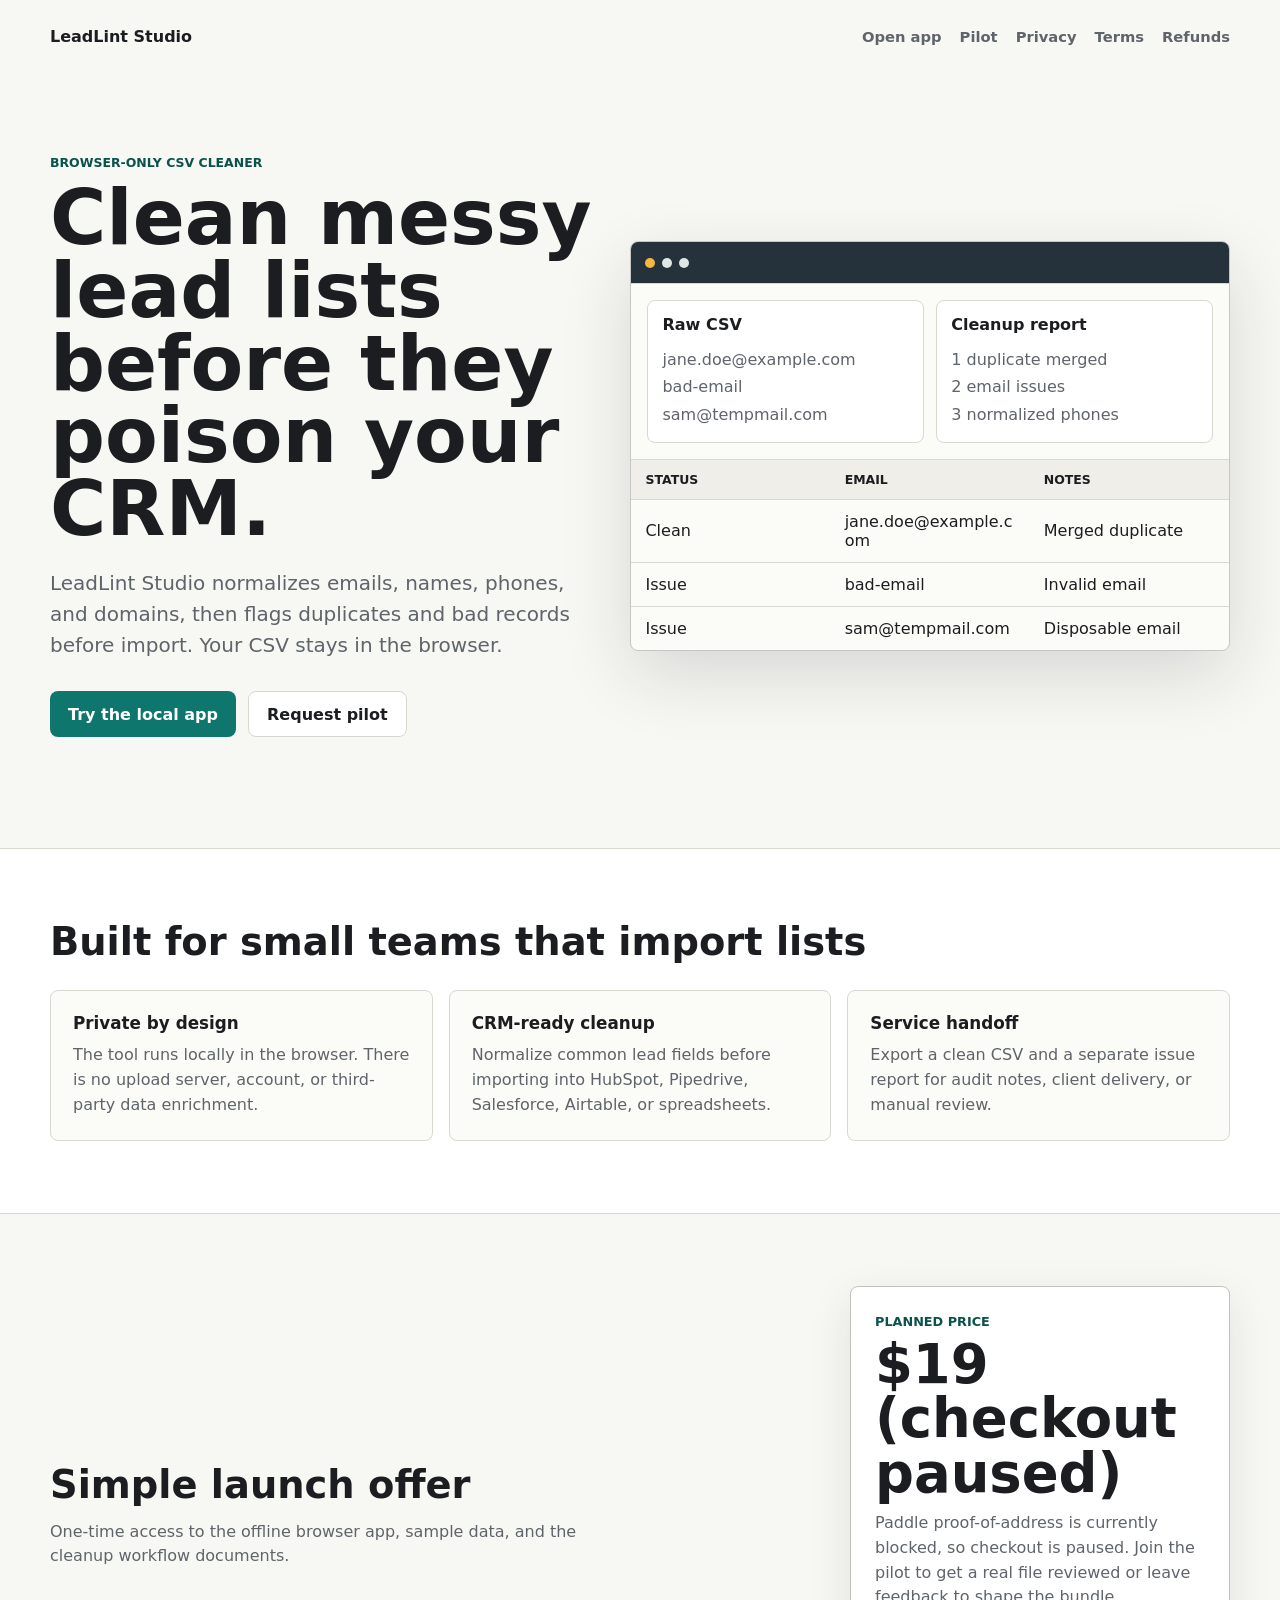
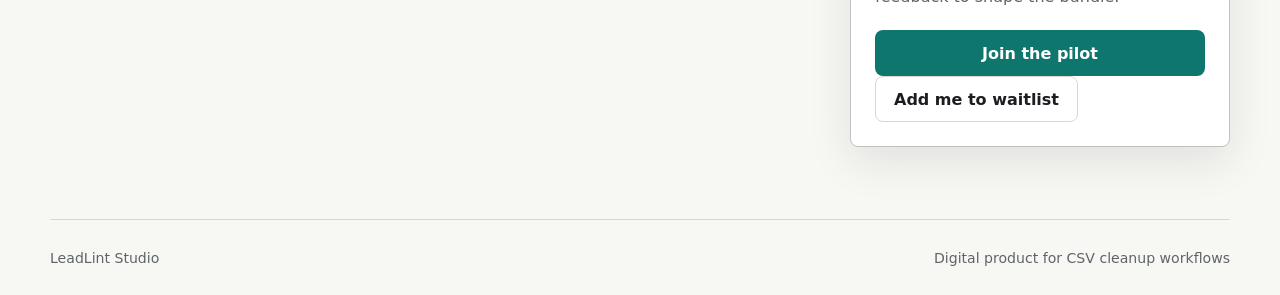
<file: product-page.html>
﻿<!doctype html>
<html lang="en">
  <head>
    <meta charset="utf-8">
    <meta name="viewport" content="width=device-width, initial-scale=1">
    <title>LeadLint Studio - CSV lead cleanup before CRM import</title>
    <link rel="stylesheet" href="product.css">
  </head>
  <body>
    <header class="site-header">
      <a class="brand" href="app.html">LeadLint Studio</a>
      <nav aria-label="Product">
        <a href="app.html">Open app</a>
        <a href="pilot.html">Pilot</a>
        <a href="privacy.html">Privacy</a>
        <a href="terms.html">Terms</a>
        <a href="refund.html">Refunds</a>
      </nav>
    </header>

    <main>
      <section class="hero">
        <div class="hero-copy">
          <p class="eyebrow">Browser-only CSV cleaner</p>
          <h1>Clean messy lead lists before they poison your CRM.</h1>
          <p class="lede">LeadLint Studio normalizes emails, names, phones, and domains, then flags duplicates and bad records before import. Your CSV stays in the browser.</p>
          <div class="hero-actions">
            <a class="primary-link" href="app.html">Try the local app</a>
            <a class="secondary-link" href="pilot.html">Request pilot</a>
          </div>
        </div>
        <div class="product-shot" aria-label="Product preview">
          <div class="shot-top">
            <span></span>
            <span></span>
            <span></span>
          </div>
          <div class="shot-grid">
            <div class="shot-panel">
              <strong>Raw CSV</strong>
              <p>jane.doe@example.com<br>bad-email<br>sam@tempmail.com</p>
            </div>
            <div class="shot-panel">
              <strong>Cleanup report</strong>
              <p>1 duplicate merged<br>2 email issues<br>3 normalized phones</p>
            </div>
          </div>
          <table>
            <tr><th>Status</th><th>Email</th><th>Notes</th></tr>
            <tr><td>Clean</td><td>jane.doe@example.com</td><td>Merged duplicate</td></tr>
            <tr><td>Issue</td><td>bad-email</td><td>Invalid email</td></tr>
            <tr><td>Issue</td><td>sam@tempmail.com</td><td>Disposable email</td></tr>
          </table>
        </div>
      </section>

      <section class="section-band">
        <div class="section-inner">
          <h2>Built for small teams that import lists</h2>
          <div class="feature-grid">
            <article>
              <h3>Private by design</h3>
              <p>The tool runs locally in the browser. There is no upload server, account, or third-party data enrichment.</p>
            </article>
            <article>
              <h3>CRM-ready cleanup</h3>
              <p>Normalize common lead fields before importing into HubSpot, Pipedrive, Salesforce, Airtable, or spreadsheets.</p>
            </article>
            <article>
              <h3>Service handoff</h3>
              <p>Export a clean CSV and a separate issue report for audit notes, client delivery, or manual review.</p>
            </article>
          </div>
        </div>
      </section>

      <section class="pricing" id="pricing">
        <div class="pricing-copy">
          <h2>Simple launch offer</h2>
          <p>One-time access to the offline browser app, sample data, and the cleanup workflow documents.</p>
        </div>
        <div class="price-card">
          <span class="price-label">Planned price</span>
          <strong>$19 (checkout paused)</strong>
          <p>Paddle proof-of-address is currently blocked, so checkout is paused. Join the pilot to get a real file reviewed or leave feedback to shape the bundle.</p>
          <a class="primary-link" href="pilot.html">Join the pilot</a>
          <a class="secondary-link" href="https://github.com/cloriselvis/cloriselvis.github.io/issues/new?template=waitlist.yml&title=Waitlist%3A%20LeadLint%20Studio%20checkout" target="_blank" rel="noopener">Add me to waitlist</a>
        </div>
      </section>
    </main>

    <footer>
      <span>LeadLint Studio</span>
      <span>Digital product for CSV cleanup workflows</span>
    </footer>
  </body>
</html>
</file>
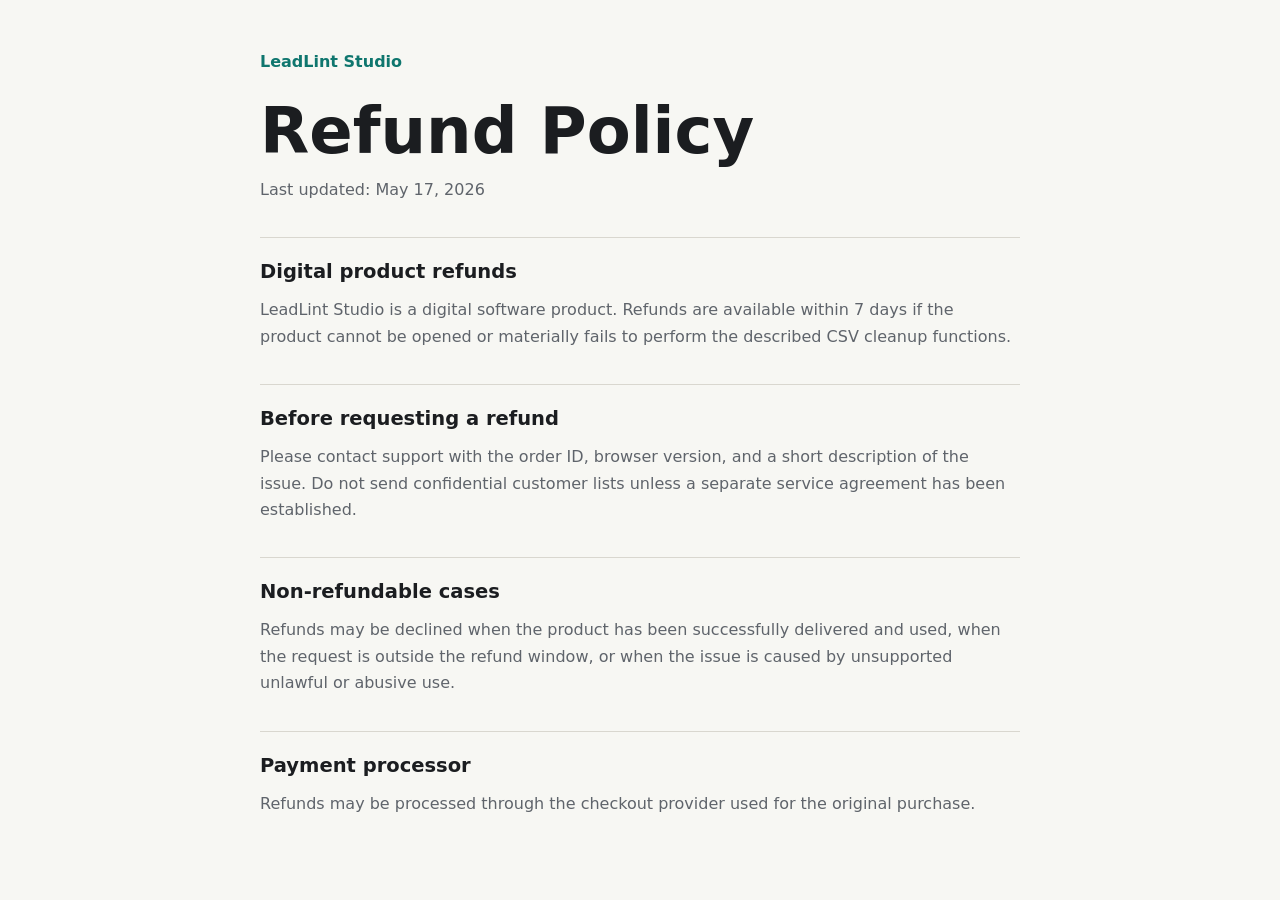
<file: refund.html>
﻿<!doctype html>
<html lang="en">
  <head>
    <meta charset="utf-8">
    <meta name="viewport" content="width=device-width, initial-scale=1">
    <title>Refund Policy - LeadLint Studio</title>
    <link rel="stylesheet" href="policy.css">
  </head>
  <body>
    <main>
      <a href="index.html">LeadLint Studio</a>
      <h1>Refund Policy</h1>
      <p>Last updated: May 17, 2026</p>

      <h2>Digital product refunds</h2>
      <p>LeadLint Studio is a digital software product. Refunds are available within 7 days if the product cannot be opened or materially fails to perform the described CSV cleanup functions.</p>

      <h2>Before requesting a refund</h2>
      <p>Please contact support with the order ID, browser version, and a short description of the issue. Do not send confidential customer lists unless a separate service agreement has been established.</p>

      <h2>Non-refundable cases</h2>
      <p>Refunds may be declined when the product has been successfully delivered and used, when the request is outside the refund window, or when the issue is caused by unsupported unlawful or abusive use.</p>

      <h2>Payment processor</h2>
      <p>Refunds may be processed through the checkout provider used for the original purchase.</p>
    </main>
  </body>
</html>
</file>
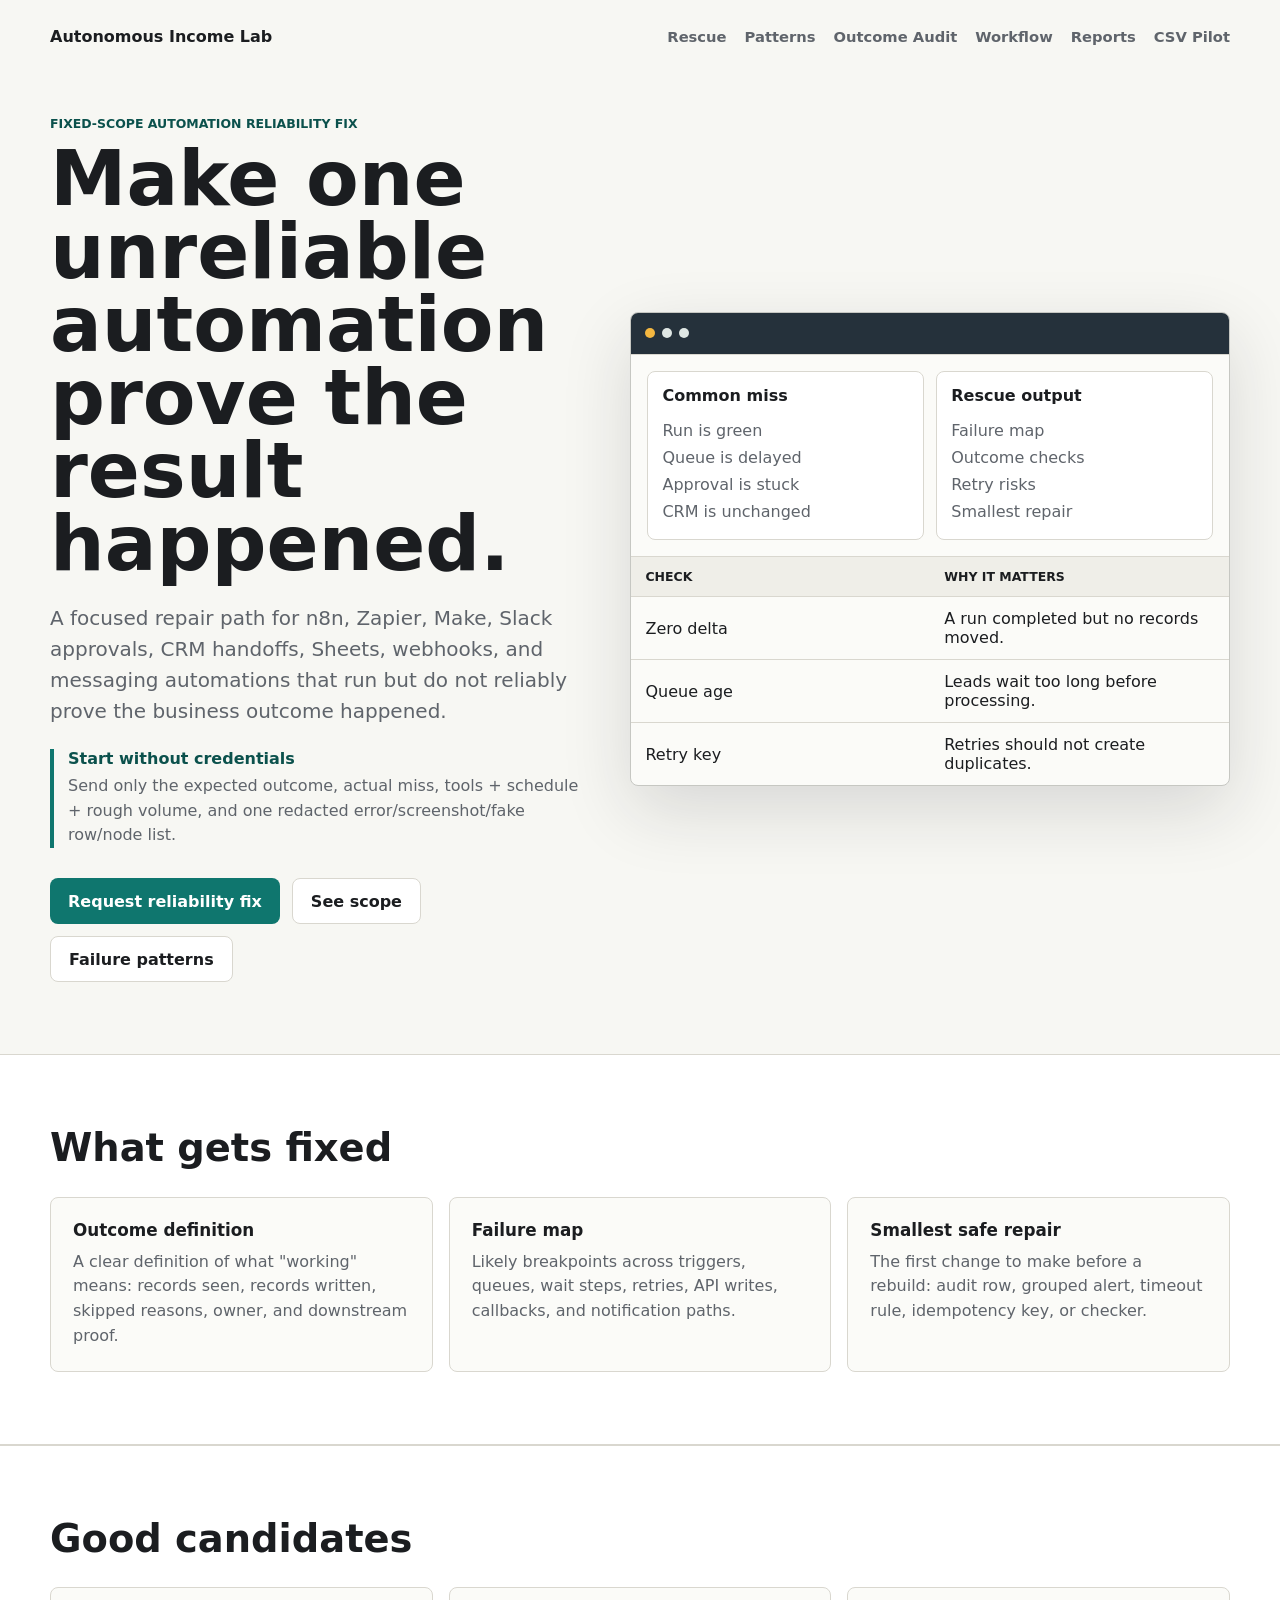
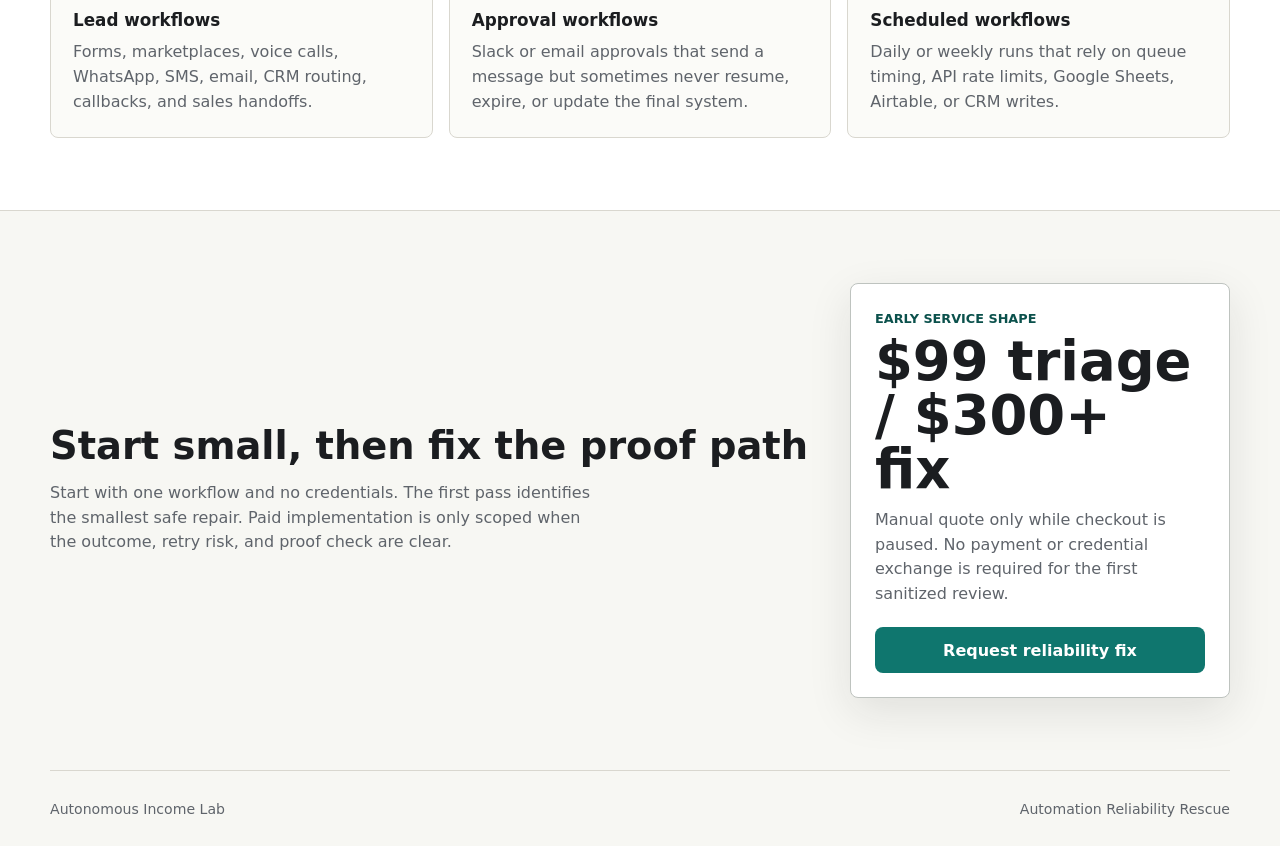
<file: reliability-rescue.html>
<!doctype html>
<html lang="en">
  <head>
    <meta charset="utf-8">
    <meta name="viewport" content="width=device-width, initial-scale=1">
    <title>Automation Reliability Rescue</title>
    <link rel="stylesheet" href="product.css">
  </head>
  <body>
    <header class="site-header">
      <a class="brand" href="index.html">Autonomous Income Lab</a>
      <nav aria-label="Product">
        <a href="reliability-rescue.html">Rescue</a>
        <a href="automation-failure-patterns.html">Patterns</a>
        <a href="outcome-audit.html">Outcome Audit</a>
        <a href="workflow-cleanup.html">Workflow</a>
        <a href="weekly-report-rescue.html">Reports</a>
        <a href="pilot.html">CSV Pilot</a>
      </nav>
    </header>

    <main>
      <section class="hero pilot-hero">
        <div class="hero-copy">
          <p class="eyebrow">Fixed-scope automation reliability fix</p>
          <h1>Make one unreliable automation prove the result happened.</h1>
          <p class="lede">A focused repair path for n8n, Zapier, Make, Slack approvals, CRM handoffs, Sheets, webhooks, and messaging automations that run but do not reliably prove the business outcome happened.</p>
          <div class="quick-ask" aria-label="Safe intake">
            <strong>Start without credentials</strong>
            <p>Send only the expected outcome, actual miss, tools + schedule + rough volume, and one redacted error/screenshot/fake row/node list.</p>
          </div>
          <div class="hero-actions">
            <a class="primary-link" href="https://github.com/cloriselvis/cloriselvis.github.io/issues/new?template=reliability-rescue.yml&title=Automation%20reliability%20rescue%20request" rel="noopener">Request reliability fix</a>
            <a class="secondary-link" href="#scope">See scope</a>
            <a class="secondary-link" href="automation-failure-patterns.html">Failure patterns</a>
          </div>
        </div>
        <div class="product-shot" aria-label="Automation reliability fix preview">
          <div class="shot-top">
            <span></span>
            <span></span>
            <span></span>
          </div>
          <div class="shot-grid">
            <div class="shot-panel">
              <strong>Common miss</strong>
              <p>Run is green<br>Queue is delayed<br>Approval is stuck<br>CRM is unchanged</p>
            </div>
            <div class="shot-panel">
              <strong>Rescue output</strong>
              <p>Failure map<br>Outcome checks<br>Retry risks<br>Smallest repair</p>
            </div>
          </div>
          <table>
            <tr><th>Check</th><th>Why it matters</th></tr>
            <tr><td>Zero delta</td><td>A run completed but no records moved.</td></tr>
            <tr><td>Queue age</td><td>Leads wait too long before processing.</td></tr>
            <tr><td>Retry key</td><td>Retries should not create duplicates.</td></tr>
          </table>
        </div>
      </section>

      <section class="section-band" id="scope">
        <div class="section-inner">
          <h2>What gets fixed</h2>
          <div class="feature-grid">
            <article>
              <h3>Outcome definition</h3>
              <p>A clear definition of what "working" means: records seen, records written, skipped reasons, owner, and downstream proof.</p>
            </article>
            <article>
              <h3>Failure map</h3>
              <p>Likely breakpoints across triggers, queues, wait steps, retries, API writes, callbacks, and notification paths.</p>
            </article>
            <article>
              <h3>Smallest safe repair</h3>
              <p>The first change to make before a rebuild: audit row, grouped alert, timeout rule, idempotency key, or checker.</p>
            </article>
          </div>
        </div>
      </section>

      <section class="section-band">
        <div class="section-inner">
          <h2>Good candidates</h2>
          <div class="feature-grid">
            <article>
              <h3>Lead workflows</h3>
              <p>Forms, marketplaces, voice calls, WhatsApp, SMS, email, CRM routing, callbacks, and sales handoffs.</p>
            </article>
            <article>
              <h3>Approval workflows</h3>
              <p>Slack or email approvals that send a message but sometimes never resume, expire, or update the final system.</p>
            </article>
            <article>
              <h3>Scheduled workflows</h3>
              <p>Daily or weekly runs that rely on queue timing, API rate limits, Google Sheets, Airtable, or CRM writes.</p>
            </article>
          </div>
        </div>
      </section>

      <section class="pricing" id="pricing">
        <div class="pricing-copy">
          <h2>Start small, then fix the proof path</h2>
          <p>Start with one workflow and no credentials. The first pass identifies the smallest safe repair. Paid implementation is only scoped when the outcome, retry risk, and proof check are clear.</p>
        </div>
        <div class="price-card">
          <span class="price-label">Early service shape</span>
          <strong>$99 triage / $300+ fix</strong>
          <p>Manual quote only while checkout is paused. No payment or credential exchange is required for the first sanitized review.</p>
          <a class="primary-link" href="https://github.com/cloriselvis/cloriselvis.github.io/issues/new?template=reliability-rescue.yml&title=Automation%20reliability%20rescue%20request" target="_blank" rel="noopener">Request reliability fix</a>
        </div>
      </section>
    </main>

    <footer>
      <span>Autonomous Income Lab</span>
      <span>Automation Reliability Rescue</span>
    </footer>
  </body>
</html>
</file>
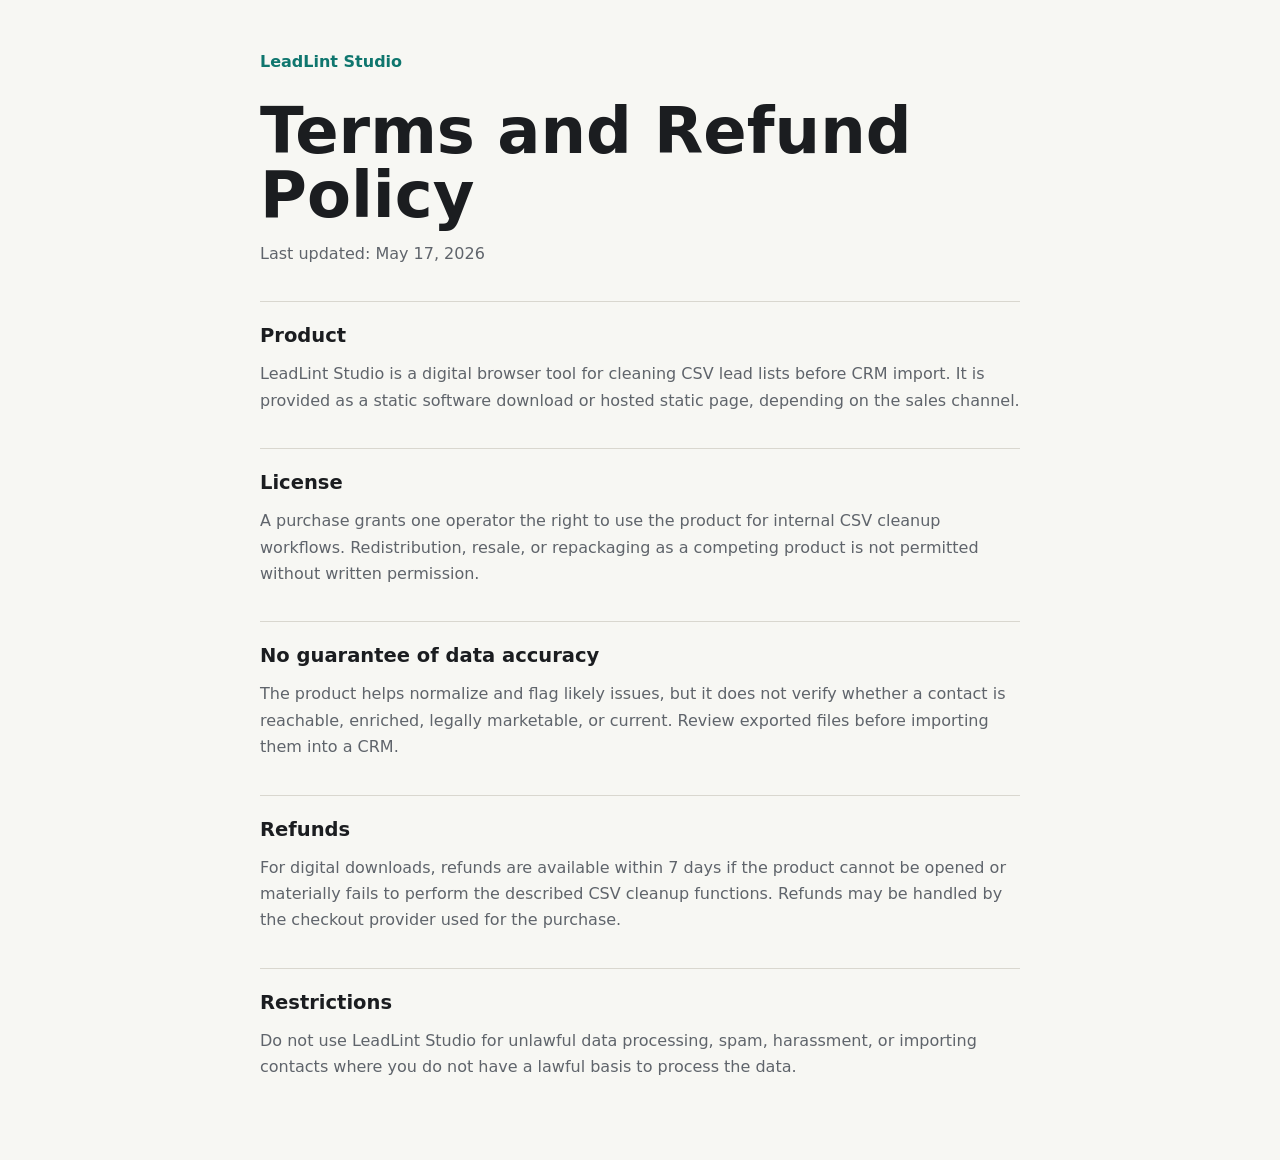
<file: terms.html>
﻿<!doctype html>
<html lang="en">
  <head>
    <meta charset="utf-8">
    <meta name="viewport" content="width=device-width, initial-scale=1">
    <title>Terms and Refund Policy - LeadLint Studio</title>
    <link rel="stylesheet" href="policy.css">
  </head>
  <body>
    <main>
      <a href="index.html">LeadLint Studio</a>
      <h1>Terms and Refund Policy</h1>
      <p>Last updated: May 17, 2026</p>

      <h2>Product</h2>
      <p>LeadLint Studio is a digital browser tool for cleaning CSV lead lists before CRM import. It is provided as a static software download or hosted static page, depending on the sales channel.</p>

      <h2>License</h2>
      <p>A purchase grants one operator the right to use the product for internal CSV cleanup workflows. Redistribution, resale, or repackaging as a competing product is not permitted without written permission.</p>

      <h2>No guarantee of data accuracy</h2>
      <p>The product helps normalize and flag likely issues, but it does not verify whether a contact is reachable, enriched, legally marketable, or current. Review exported files before importing them into a CRM.</p>

      <h2>Refunds</h2>
      <p>For digital downloads, refunds are available within 7 days if the product cannot be opened or materially fails to perform the described CSV cleanup functions. Refunds may be handled by the checkout provider used for the purchase.</p>

      <h2>Restrictions</h2>
      <p>Do not use LeadLint Studio for unlawful data processing, spam, harassment, or importing contacts where you do not have a lawful basis to process the data.</p>
    </main>
  </body>
</html>
</file>
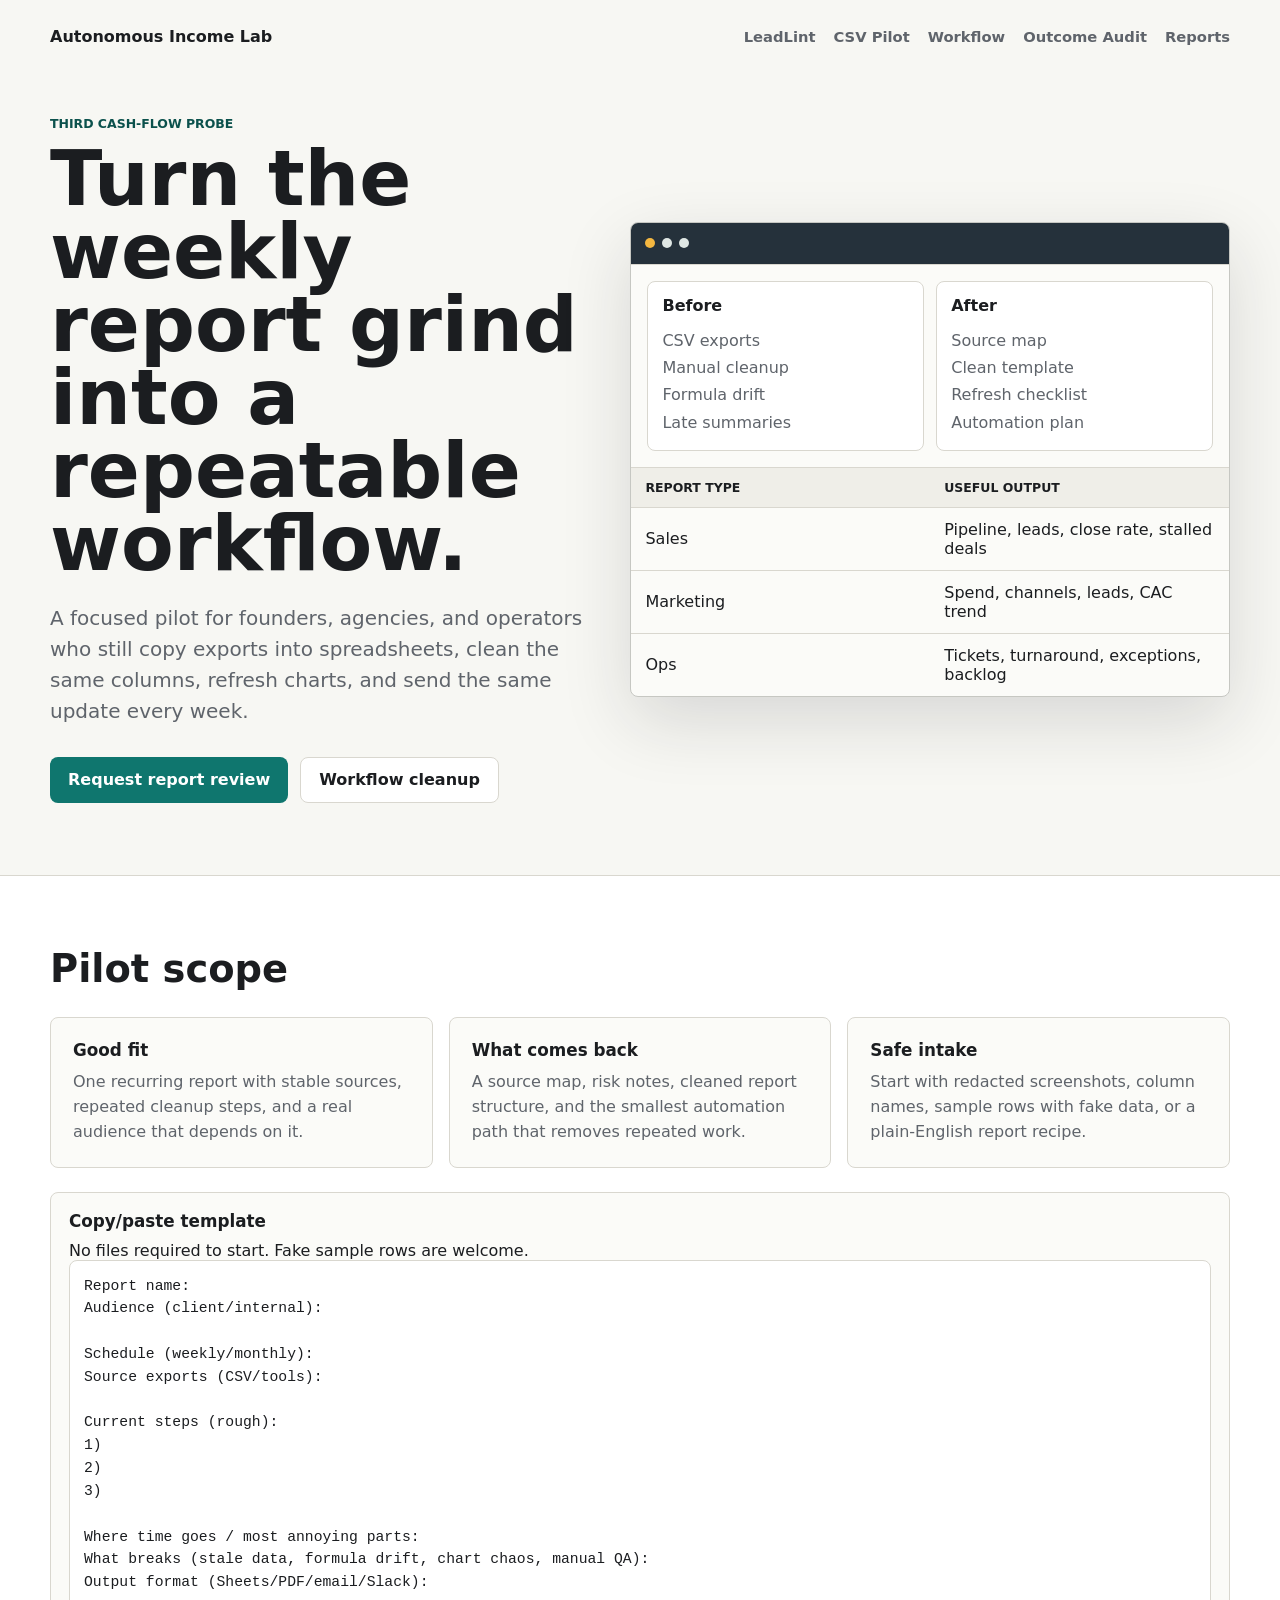
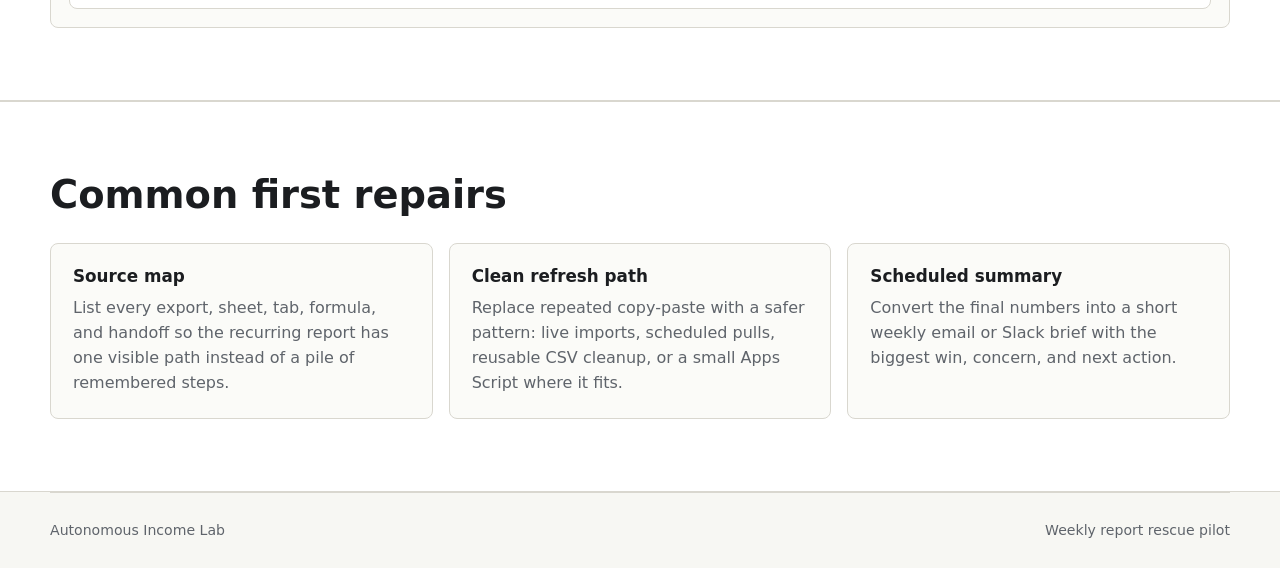
<file: weekly-report-rescue.html>
<!doctype html>
<html lang="en">
  <head>
    <meta charset="utf-8">
    <meta name="viewport" content="width=device-width, initial-scale=1">
    <title>Weekly Report Rescue Pilot</title>
    <link rel="stylesheet" href="product.css">
  </head>
  <body>
    <header class="site-header">
      <a class="brand" href="index.html">Autonomous Income Lab</a>
      <nav aria-label="Product">
        <a href="index.html">LeadLint</a>
        <a href="pilot.html">CSV Pilot</a>
        <a href="workflow-cleanup.html">Workflow</a>
        <a href="outcome-audit.html">Outcome Audit</a>
        <a href="weekly-report-rescue.html">Reports</a>
      </nav>
    </header>

    <main>
      <section class="hero pilot-hero">
        <div class="hero-copy">
          <p class="eyebrow">Third cash-flow probe</p>
          <h1>Turn the weekly report grind into a repeatable workflow.</h1>
          <p class="lede">A focused pilot for founders, agencies, and operators who still copy exports into spreadsheets, clean the same columns, refresh charts, and send the same update every week.</p>
          <div class="hero-actions">
            <a class="primary-link" href="https://github.com/cloriselvis/cloriselvis.github.io/issues/new?template=report-rescue.yml&title=Weekly%20report%20rescue%20pilot%20request" rel="noopener">Request report review</a>
            <a class="secondary-link" href="workflow-cleanup.html">Workflow cleanup</a>
          </div>
        </div>
        <div class="product-shot" aria-label="Weekly report rescue preview">
          <div class="shot-top">
            <span></span>
            <span></span>
            <span></span>
          </div>
          <div class="shot-grid">
            <div class="shot-panel">
              <strong>Before</strong>
              <p>CSV exports<br>Manual cleanup<br>Formula drift<br>Late summaries</p>
            </div>
            <div class="shot-panel">
              <strong>After</strong>
              <p>Source map<br>Clean template<br>Refresh checklist<br>Automation plan</p>
            </div>
          </div>
          <table>
            <tr><th>Report type</th><th>Useful output</th></tr>
            <tr><td>Sales</td><td>Pipeline, leads, close rate, stalled deals</td></tr>
            <tr><td>Marketing</td><td>Spend, channels, leads, CAC trend</td></tr>
            <tr><td>Ops</td><td>Tickets, turnaround, exceptions, backlog</td></tr>
          </table>
        </div>
      </section>

      <section class="section-band">
        <div class="section-inner">
          <h2>Pilot scope</h2>
          <div class="feature-grid">
            <article>
              <h3>Good fit</h3>
              <p>One recurring report with stable sources, repeated cleanup steps, and a real audience that depends on it.</p>
            </article>
            <article>
              <h3>What comes back</h3>
              <p>A source map, risk notes, cleaned report structure, and the smallest automation path that removes repeated work.</p>
            </article>
            <article>
              <h3>Safe intake</h3>
              <p>Start with redacted screenshots, column names, sample rows with fake data, or a plain-English report recipe.</p>
            </article>
          </div>

          <div class="template-block" role="note" aria-label="Sanitized intake template">
            <h3>Copy/paste template</h3>
            <p>No files required to start. Fake sample rows are welcome.</p>
            <pre>Report name:
Audience (client/internal):

Schedule (weekly/monthly):
Source exports (CSV/tools):

Current steps (rough):
1)
2)
3)

Where time goes / most annoying parts:
What breaks (stale data, formula drift, chart chaos, manual QA):
Output format (Sheets/PDF/email/Slack):</pre>
          </div>
        </div>
      </section>

      <section class="section-band">
        <div class="section-inner">
          <h2>Common first repairs</h2>
          <div class="feature-grid">
            <article>
              <h3>Source map</h3>
              <p>List every export, sheet, tab, formula, and handoff so the recurring report has one visible path instead of a pile of remembered steps.</p>
            </article>
            <article>
              <h3>Clean refresh path</h3>
              <p>Replace repeated copy-paste with a safer pattern: live imports, scheduled pulls, reusable CSV cleanup, or a small Apps Script where it fits.</p>
            </article>
            <article>
              <h3>Scheduled summary</h3>
              <p>Convert the final numbers into a short weekly email or Slack brief with the biggest win, concern, and next action.</p>
            </article>
          </div>
        </div>
      </section>
    </main>

    <footer>
      <span>Autonomous Income Lab</span>
      <span>Weekly report rescue pilot</span>
    </footer>
  </body>
</html>
</file>
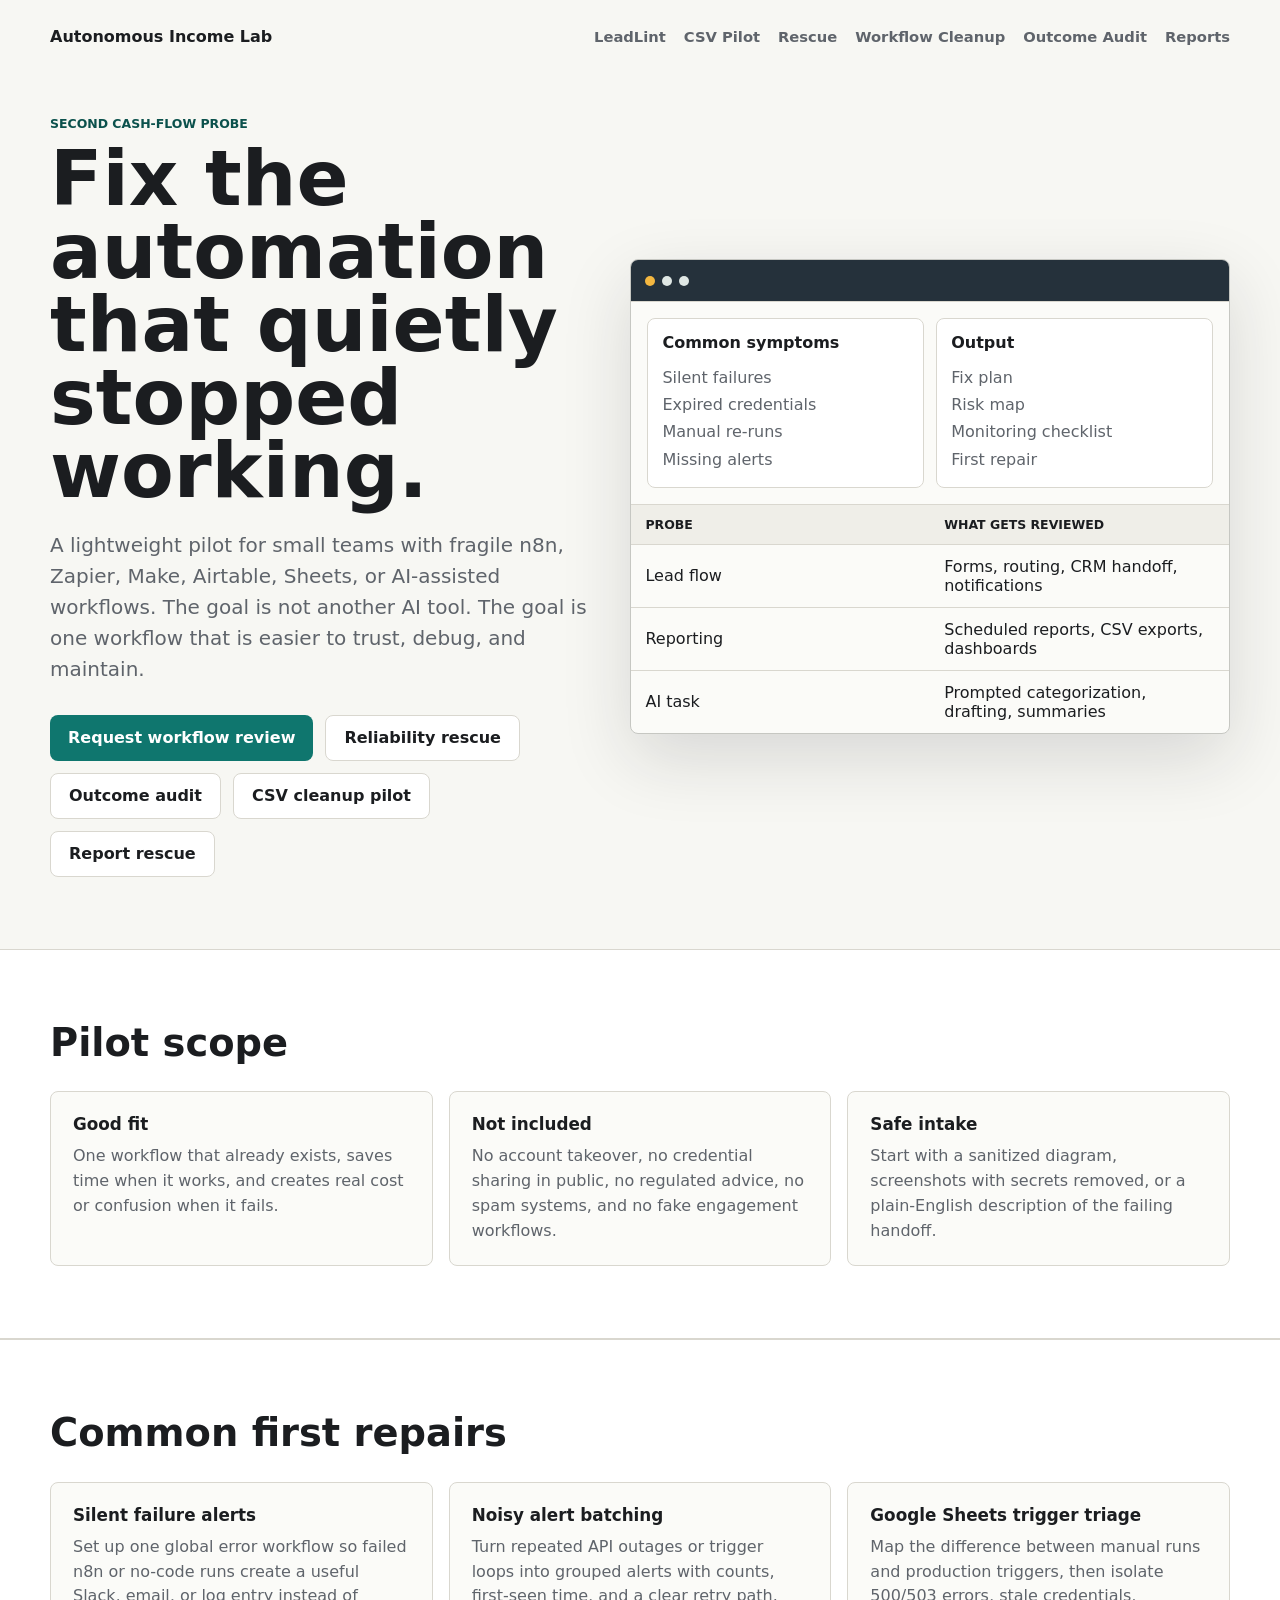
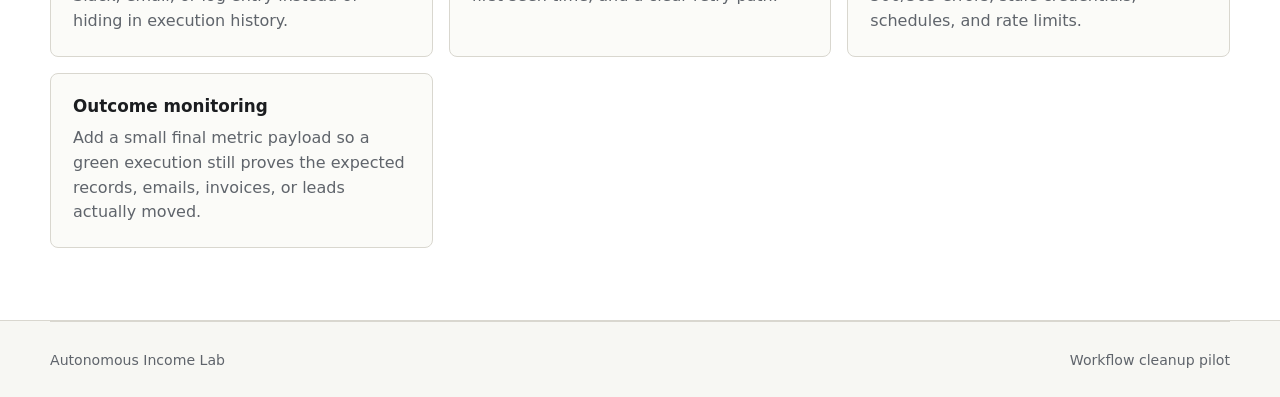
<file: workflow-cleanup.html>
<!doctype html>
<html lang="en">
  <head>
    <meta charset="utf-8">
    <meta name="viewport" content="width=device-width, initial-scale=1">
    <title>AI Workflow Cleanup Pilot</title>
    <link rel="stylesheet" href="product.css">
  </head>
  <body>
    <header class="site-header">
      <a class="brand" href="index.html">Autonomous Income Lab</a>
      <nav aria-label="Product">
        <a href="index.html">LeadLint</a>
        <a href="pilot.html">CSV Pilot</a>
        <a href="reliability-rescue.html">Rescue</a>
        <a href="workflow-cleanup.html">Workflow Cleanup</a>
        <a href="outcome-audit.html">Outcome Audit</a>
        <a href="weekly-report-rescue.html">Reports</a>
      </nav>
    </header>

    <main>
      <section class="hero pilot-hero">
        <div class="hero-copy">
          <p class="eyebrow">Second cash-flow probe</p>
          <h1>Fix the automation that quietly stopped working.</h1>
          <p class="lede">A lightweight pilot for small teams with fragile n8n, Zapier, Make, Airtable, Sheets, or AI-assisted workflows. The goal is not another AI tool. The goal is one workflow that is easier to trust, debug, and maintain.</p>
          <div class="hero-actions">
            <a class="primary-link" href="https://github.com/cloriselvis/cloriselvis.github.io/issues/new?template=workflow-cleanup.yml&title=Workflow%20cleanup%20pilot%20request" rel="noopener">Request workflow review</a>
            <a class="secondary-link" href="reliability-rescue.html">Reliability rescue</a>
            <a class="secondary-link" href="outcome-audit.html">Outcome audit</a>
            <a class="secondary-link" href="pilot.html">CSV cleanup pilot</a>
            <a class="secondary-link" href="weekly-report-rescue.html">Report rescue</a>
          </div>
        </div>
        <div class="product-shot" aria-label="Workflow cleanup preview">
          <div class="shot-top">
            <span></span>
            <span></span>
            <span></span>
          </div>
          <div class="shot-grid">
            <div class="shot-panel">
              <strong>Common symptoms</strong>
              <p>Silent failures<br>Expired credentials<br>Manual re-runs<br>Missing alerts</p>
            </div>
            <div class="shot-panel">
              <strong>Output</strong>
              <p>Fix plan<br>Risk map<br>Monitoring checklist<br>First repair</p>
            </div>
          </div>
          <table>
            <tr><th>Probe</th><th>What gets reviewed</th></tr>
            <tr><td>Lead flow</td><td>Forms, routing, CRM handoff, notifications</td></tr>
            <tr><td>Reporting</td><td>Scheduled reports, CSV exports, dashboards</td></tr>
            <tr><td>AI task</td><td>Prompted categorization, drafting, summaries</td></tr>
          </table>
        </div>
      </section>

      <section class="section-band">
        <div class="section-inner">
          <h2>Pilot scope</h2>
          <div class="feature-grid">
            <article>
              <h3>Good fit</h3>
              <p>One workflow that already exists, saves time when it works, and creates real cost or confusion when it fails.</p>
            </article>
            <article>
              <h3>Not included</h3>
              <p>No account takeover, no credential sharing in public, no regulated advice, no spam systems, and no fake engagement workflows.</p>
            </article>
            <article>
              <h3>Safe intake</h3>
              <p>Start with a sanitized diagram, screenshots with secrets removed, or a plain-English description of the failing handoff.</p>
            </article>
          </div>
        </div>
      </section>

      <section class="section-band">
        <div class="section-inner">
          <h2>Common first repairs</h2>
          <div class="feature-grid">
            <article>
              <h3>Silent failure alerts</h3>
              <p>Set up one global error workflow so failed n8n or no-code runs create a useful Slack, email, or log entry instead of hiding in execution history.</p>
            </article>
            <article>
              <h3>Noisy alert batching</h3>
              <p>Turn repeated API outages or trigger loops into grouped alerts with counts, first-seen time, and a clear retry path.</p>
            </article>
            <article>
              <h3>Google Sheets trigger triage</h3>
              <p>Map the difference between manual runs and production triggers, then isolate 500/503 errors, stale credentials, schedules, and rate limits.</p>
            </article>
            <article>
              <h3>Outcome monitoring</h3>
              <p>Add a small final metric payload so a green execution still proves the expected records, emails, invoices, or leads actually moved.</p>
            </article>
          </div>
        </div>
      </section>
    </main>

    <footer>
      <span>Autonomous Income Lab</span>
      <span>Workflow cleanup pilot</span>
    </footer>
  </body>
</html>
</file>
<file: product.css>
:root {
  --bg: #f7f7f3;
  --ink: #1b1d20;
  --muted: #5f646b;
  --line: #d9d7cf;
  --surface: #ffffff;
  --accent: #0f766e;
  --accent-dark: #0b514c;
  --steel: #25313b;
  --sun: #f4b740;
}

* {
  box-sizing: border-box;
}

body {
  margin: 0;
  background: var(--bg);
  color: var(--ink);
  font-family: Inter, ui-sans-serif, system-ui, -apple-system, BlinkMacSystemFont, "Segoe UI", sans-serif;
}

a {
  color: inherit;
  text-decoration: none;
}

.site-header,
footer {
  display: flex;
  align-items: center;
  justify-content: space-between;
  gap: 20px;
  width: min(1180px, calc(100% - 32px));
  margin: 0 auto;
}

.site-header {
  min-height: 72px;
}

.brand {
  font-weight: 900;
}

nav {
  display: flex;
  flex-wrap: wrap;
  gap: 18px;
  color: var(--muted);
  font-size: 0.92rem;
  font-weight: 750;
}

.hero {
  display: grid;
  grid-template-columns: minmax(0, 0.95fr) minmax(420px, 1.05fr);
  align-items: center;
  gap: 38px;
  width: min(1180px, calc(100% - 32px));
  min-height: calc(100vh - 124px);
  margin: 0 auto;
  padding: 44px 0 72px;
}

.pilot-hero {
  min-height: calc(100vh - 112px);
}

.eyebrow {
  margin: 0 0 12px;
  color: var(--accent-dark);
  font-size: 0.78rem;
  font-weight: 900;
  letter-spacing: 0;
  text-transform: uppercase;
}

h1,
h2,
h3,
p {
  margin: 0;
  letter-spacing: 0;
}

h1 {
  max-width: 780px;
  font-size: clamp(2.8rem, 6vw, 5.9rem);
  line-height: 0.95;
}

.lede {
  max-width: 620px;
  margin-top: 22px;
  color: var(--muted);
  font-size: clamp(1.04rem, 2vw, 1.25rem);
  line-height: 1.55;
}

.quick-ask {
  max-width: 620px;
  margin-top: 22px;
  padding-left: 14px;
  border-left: 4px solid var(--accent);
}

.quick-ask strong {
  display: block;
  margin-bottom: 6px;
  color: var(--accent-dark);
}

.quick-ask p {
  color: var(--muted);
  line-height: 1.55;
}

.hero-actions {
  display: flex;
  gap: 12px;
  flex-wrap: wrap;
  margin-top: 30px;
}

.primary-link,
.secondary-link {
  display: inline-flex;
  align-items: center;
  justify-content: center;
  min-height: 46px;
  border-radius: 8px;
  padding: 0 18px;
  font-weight: 850;
}

.primary-link {
  background: var(--accent);
  color: #ffffff;
}

.secondary-link {
  border: 1px solid var(--line);
  background: #ffffff;
}

.product-shot {
  overflow: hidden;
  border: 1px solid #c6c7c2;
  border-radius: 8px;
  background: #fbfbf8;
  box-shadow: 0 24px 70px rgba(27, 29, 32, 0.14);
}

.shot-top {
  display: flex;
  align-items: center;
  gap: 7px;
  height: 42px;
  padding: 0 14px;
  border-bottom: 1px solid var(--line);
  background: var(--steel);
}

.shot-top span {
  width: 10px;
  height: 10px;
  border-radius: 50%;
  background: #dfe7e4;
}

.shot-top span:first-child {
  background: var(--sun);
}

.shot-grid {
  display: grid;
  grid-template-columns: repeat(2, minmax(0, 1fr));
  gap: 12px;
  padding: 16px;
}

.shot-panel {
  min-height: 140px;
  border: 1px solid var(--line);
  border-radius: 8px;
  padding: 14px;
  background: #ffffff;
}

.shot-panel strong {
  display: block;
  margin-bottom: 12px;
}

.shot-panel p {
  color: var(--muted);
  line-height: 1.7;
}

table {
  width: 100%;
  border-collapse: collapse;
  table-layout: fixed;
}

.pattern-table {
  margin-top: 28px;
}

th,
td {
  padding: 12px 14px;
  border-top: 1px solid var(--line);
  text-align: left;
  overflow-wrap: anywhere;
}

th {
  background: #efeee8;
  font-size: 0.78rem;
  text-transform: uppercase;
}

.section-band {
  border-top: 1px solid var(--line);
  border-bottom: 1px solid var(--line);
  background: #ffffff;
}

.section-inner,
.pricing {
  width: min(1180px, calc(100% - 32px));
  margin: 0 auto;
  padding: 72px 0;
}

h2 {
  font-size: clamp(1.9rem, 3vw, 3.2rem);
  line-height: 1.08;
}

.feature-grid {
  display: grid;
  grid-template-columns: repeat(3, minmax(0, 1fr));
  gap: 16px;
  margin-top: 28px;
}

article {
  padding: 22px;
  border: 1px solid var(--line);
  border-radius: 8px;
  background: #fbfbf8;
}

h3 {
  margin-bottom: 10px;
  font-size: 1.05rem;
}

article p,
.pricing-copy p,
.price-card p {
  color: var(--muted);
  line-height: 1.55;
}

.template-block {
  margin-top: 24px;
  border: 1px solid var(--line);
  border-radius: 8px;
  background: #fbfbf8;
  padding: 18px;
}

.template-block pre {
  margin: 0;
  padding: 14px;
  border: 1px solid var(--line);
  border-radius: 8px;
  background: #ffffff;
  font-family: ui-monospace, SFMono-Regular, Menlo, Monaco, Consolas, "Liberation Mono", "Courier New", monospace;
  font-size: 0.92rem;
  line-height: 1.55;
  white-space: pre-wrap;
  overflow-wrap: anywhere;
}

.source-list {
  display: grid;
  gap: 12px;
  margin: 24px 0 0;
  padding-left: 18px;
  color: var(--muted);
  line-height: 1.5;
}

.source-list a {
  color: var(--accent-dark);
  font-weight: 800;
  text-decoration: underline;
  text-decoration-thickness: 1px;
  text-underline-offset: 3px;
}

.pricing {
  display: grid;
  grid-template-columns: minmax(0, 1fr) minmax(300px, 380px);
  gap: 28px;
  align-items: center;
}

.pricing-copy p {
  max-width: 560px;
  margin-top: 14px;
}

.price-card {
  padding: 24px;
  border: 1px solid #bec3bf;
  border-radius: 8px;
  background: #ffffff;
  box-shadow: 0 14px 44px rgba(27, 29, 32, 0.1);
}

.price-label {
  color: var(--accent-dark);
  font-size: 0.8rem;
  font-weight: 900;
  text-transform: uppercase;
}

.price-card strong {
  display: block;
  margin: 8px 0 10px;
  font-size: 3.4rem;
  line-height: 1;
}

.price-card .primary-link {
  width: 100%;
  margin-top: 20px;
}

footer {
  min-height: 76px;
  border-top: 1px solid var(--line);
  color: var(--muted);
  font-size: 0.88rem;
}

@media (max-width: 900px) {
  .hero,
  .pricing {
    grid-template-columns: 1fr;
  }

  .hero {
    min-height: auto;
    padding-top: 30px;
  }

  .product-shot {
    max-width: 680px;
  }

  .feature-grid {
    grid-template-columns: 1fr;
  }
}

@media (max-width: 620px) {
  .site-header,
  footer {
    align-items: flex-start;
    flex-direction: column;
    justify-content: center;
    padding: 14px 0;
  }

  nav {
    flex-wrap: wrap;
  }

  .hero-actions {
    flex-direction: column;
  }

  .primary-link,
  .secondary-link {
    width: 100%;
  }

  .shot-grid {
    grid-template-columns: 1fr;
  }
}
</file>
<file: styles.css>
:root {
  color-scheme: light;
  --bg: #f5f5f2;
  --surface: #ffffff;
  --surface-strong: #f0efea;
  --ink: #1c1d1f;
  --muted: #62656b;
  --line: #d9d8d2;
  --accent: #0f766e;
  --accent-dark: #0a5751;
  --warn: #a65f00;
  --danger: #b42318;
  --good: #237a3b;
  --shadow: 0 14px 40px rgba(28, 29, 31, 0.08);
}

* {
  box-sizing: border-box;
}

body {
  margin: 0;
  min-width: 320px;
  min-height: 100vh;
  background: var(--bg);
  color: var(--ink);
  font-family: Inter, ui-sans-serif, system-ui, -apple-system, BlinkMacSystemFont, "Segoe UI", sans-serif;
}

button,
textarea,
input {
  font: inherit;
}

button {
  cursor: pointer;
}

.app-shell {
  width: min(1440px, 100%);
  min-height: 100vh;
  margin: 0 auto;
  padding: 24px;
}

.topbar {
  display: flex;
  align-items: center;
  justify-content: space-between;
  gap: 16px;
  padding: 10px 0 22px;
}

.topbar-link {
  display: inline-flex;
  align-items: center;
  justify-content: center;
  min-height: 42px;
  padding: 0 14px;
  border-radius: 8px;
  background: #f7f7f4;
  border: 1px solid var(--line);
  color: var(--ink);
  font-weight: 800;
  text-decoration: none;
}

.topbar-link:hover {
  background: #eeeeea;
}

.eyebrow {
  margin: 0 0 6px;
  color: var(--accent-dark);
  font-size: 0.77rem;
  font-weight: 800;
  letter-spacing: 0;
  text-transform: uppercase;
}

h1,
h2 {
  margin: 0;
  letter-spacing: 0;
}

h1 {
  font-size: clamp(1.9rem, 3vw, 3.2rem);
  line-height: 1;
}

h2 {
  font-size: 1rem;
  line-height: 1.2;
}

p {
  margin: 0;
}

.topbar-actions,
.control-row {
  display: flex;
  align-items: center;
  gap: 10px;
  flex-wrap: wrap;
}

.workspace {
  display: grid;
  grid-template-columns: minmax(320px, 420px) minmax(0, 1fr);
  gap: 18px;
  align-items: start;
}

.input-panel,
.results-panel {
  background: var(--surface);
  border: 1px solid var(--line);
  border-radius: 8px;
  box-shadow: var(--shadow);
}

.input-panel {
  display: grid;
  gap: 14px;
  padding: 16px;
}

.results-panel {
  min-width: 0;
  overflow: hidden;
}

.dropzone {
  position: relative;
  min-height: 116px;
  border: 1px dashed #aeb1aa;
  border-radius: 8px;
  background: var(--surface-strong);
  transition: border-color 160ms ease, background 160ms ease;
}

.dropzone.dragging {
  border-color: var(--accent);
  background: #e4f4f1;
}

.dropzone input {
  position: absolute;
  inset: 0;
  opacity: 0;
  cursor: pointer;
}

.dropzone-body {
  display: flex;
  align-items: center;
  gap: 14px;
  height: 100%;
  min-height: 116px;
  padding: 18px;
  pointer-events: none;
}

.drop-icon {
  display: grid;
  place-items: center;
  width: 54px;
  height: 54px;
  flex: 0 0 54px;
  border-radius: 8px;
  background: #102d2a;
  color: #e5fffa;
  font-size: 0.85rem;
  font-weight: 900;
}

.dropzone p,
.field-label,
.metric-label,
.empty-row td {
  color: var(--muted);
}

.field-label {
  font-size: 0.83rem;
  font-weight: 800;
}

textarea {
  width: 100%;
  min-height: 340px;
  resize: vertical;
  padding: 12px;
  border: 1px solid var(--line);
  border-radius: 8px;
  color: var(--ink);
  background: #fcfcfa;
  line-height: 1.45;
  outline: none;
}

textarea:focus {
  border-color: var(--accent);
  box-shadow: 0 0 0 3px rgba(15, 118, 110, 0.12);
}

.primary-button,
.ghost-button,
.icon-button,
.filter-button {
  border: 1px solid transparent;
  border-radius: 8px;
  min-height: 42px;
  padding: 0 14px;
  font-weight: 800;
}

.primary-button {
  background: var(--accent);
  color: white;
}

.primary-button:hover {
  background: var(--accent-dark);
}

.primary-button:disabled {
  cursor: not-allowed;
  background: #9ca6a3;
}

.ghost-button,
.filter-button {
  background: #f7f7f4;
  border-color: var(--line);
  color: var(--ink);
}

.ghost-button:hover,
.filter-button:hover {
  background: #eeeeea;
}

.icon-button {
  display: grid;
  place-items: center;
  width: 42px;
  padding: 0;
  background: #f7f7f4;
  border-color: var(--line);
  color: var(--ink);
  font-size: 1.4rem;
}

.options-grid {
  display: grid;
  grid-template-columns: repeat(2, minmax(0, 1fr));
  gap: 8px;
}

.check-control {
  display: flex;
  align-items: center;
  min-height: 42px;
  gap: 8px;
  padding: 9px 10px;
  border: 1px solid var(--line);
  border-radius: 8px;
  background: #fbfbf9;
  color: var(--ink);
  font-size: 0.9rem;
  font-weight: 700;
}

.check-control input {
  width: 16px;
  height: 16px;
  accent-color: var(--accent);
}

.metrics-grid {
  display: grid;
  grid-template-columns: repeat(4, minmax(0, 1fr));
  border-bottom: 1px solid var(--line);
  background: #fbfbf9;
}

.metric {
  display: grid;
  gap: 2px;
  min-height: 84px;
  padding: 16px;
  border-right: 1px solid var(--line);
}

.metric:last-child {
  border-right: 0;
}

.metric-value {
  font-size: 1.65rem;
  font-weight: 900;
  line-height: 1;
}

.metric-label {
  font-size: 0.77rem;
  font-weight: 800;
  text-transform: uppercase;
}

.filter-bar {
  display: flex;
  gap: 8px;
  padding: 12px;
  border-bottom: 1px solid var(--line);
  overflow-x: auto;
}

.filter-button {
  white-space: nowrap;
}

.filter-button.active {
  background: #102d2a;
  border-color: #102d2a;
  color: #ffffff;
}

.table-wrap {
  width: 100%;
  max-height: calc(100vh - 244px);
  overflow: auto;
}

table {
  width: 100%;
  min-width: 880px;
  border-collapse: collapse;
  table-layout: fixed;
}

th,
td {
  padding: 11px 12px;
  border-bottom: 1px solid var(--line);
  text-align: left;
  vertical-align: top;
  font-size: 0.88rem;
  line-height: 1.35;
  overflow-wrap: anywhere;
}

th {
  position: sticky;
  top: 0;
  z-index: 1;
  background: #f1f0eb;
  color: #3f4247;
  font-size: 0.75rem;
  font-weight: 900;
  text-transform: uppercase;
}

.status-pill {
  display: inline-flex;
  align-items: center;
  justify-content: center;
  min-height: 26px;
  min-width: 74px;
  padding: 3px 8px;
  border-radius: 999px;
  font-size: 0.74rem;
  font-weight: 900;
}

.status-clean {
  background: #e6f4e9;
  color: var(--good);
}

.status-issue {
  background: #fff2d8;
  color: var(--warn);
}

.status-duplicate {
  background: #fde7e4;
  color: var(--danger);
}

.empty-row td {
  height: 260px;
  text-align: center;
  vertical-align: middle;
  font-weight: 800;
}

@media (max-width: 980px) {
  .app-shell {
    padding: 16px;
  }

  .workspace {
    grid-template-columns: 1fr;
  }

  .table-wrap {
    max-height: none;
  }
}

@media (max-width: 620px) {
  .topbar {
    align-items: flex-start;
    flex-direction: column;
  }

  .topbar-actions,
  .control-row {
    width: 100%;
  }

  .primary-button,
  .ghost-button {
    flex: 1 1 140px;
  }

  .options-grid,
  .metrics-grid {
    grid-template-columns: repeat(2, minmax(0, 1fr));
  }

  .metric:nth-child(2) {
    border-right: 0;
  }

  .metric:nth-child(1),
  .metric:nth-child(2) {
    border-bottom: 1px solid var(--line);
  }

  textarea {
    min-height: 260px;
  }
}
</file>
<file: policy.css>
:root {
  --bg: #f7f7f3;
  --ink: #1b1d20;
  --muted: #5f646b;
  --line: #d9d7cf;
  --accent: #0f766e;
}

body {
  margin: 0;
  background: var(--bg);
  color: var(--ink);
  font-family: Inter, ui-sans-serif, system-ui, -apple-system, BlinkMacSystemFont, "Segoe UI", sans-serif;
}

main {
  width: min(760px, calc(100% - 32px));
  margin: 0 auto;
  padding: 52px 0 80px;
}

a {
  color: var(--accent);
  font-weight: 850;
  text-decoration: none;
}

h1,
h2,
p {
  margin: 0;
  letter-spacing: 0;
}

h1 {
  margin-top: 28px;
  font-size: clamp(2.2rem, 6vw, 4rem);
  line-height: 1;
}

h2 {
  margin-top: 34px;
  padding-top: 22px;
  border-top: 1px solid var(--line);
  font-size: 1.22rem;
}

p {
  margin-top: 14px;
  color: var(--muted);
  line-height: 1.65;
}
</file>
